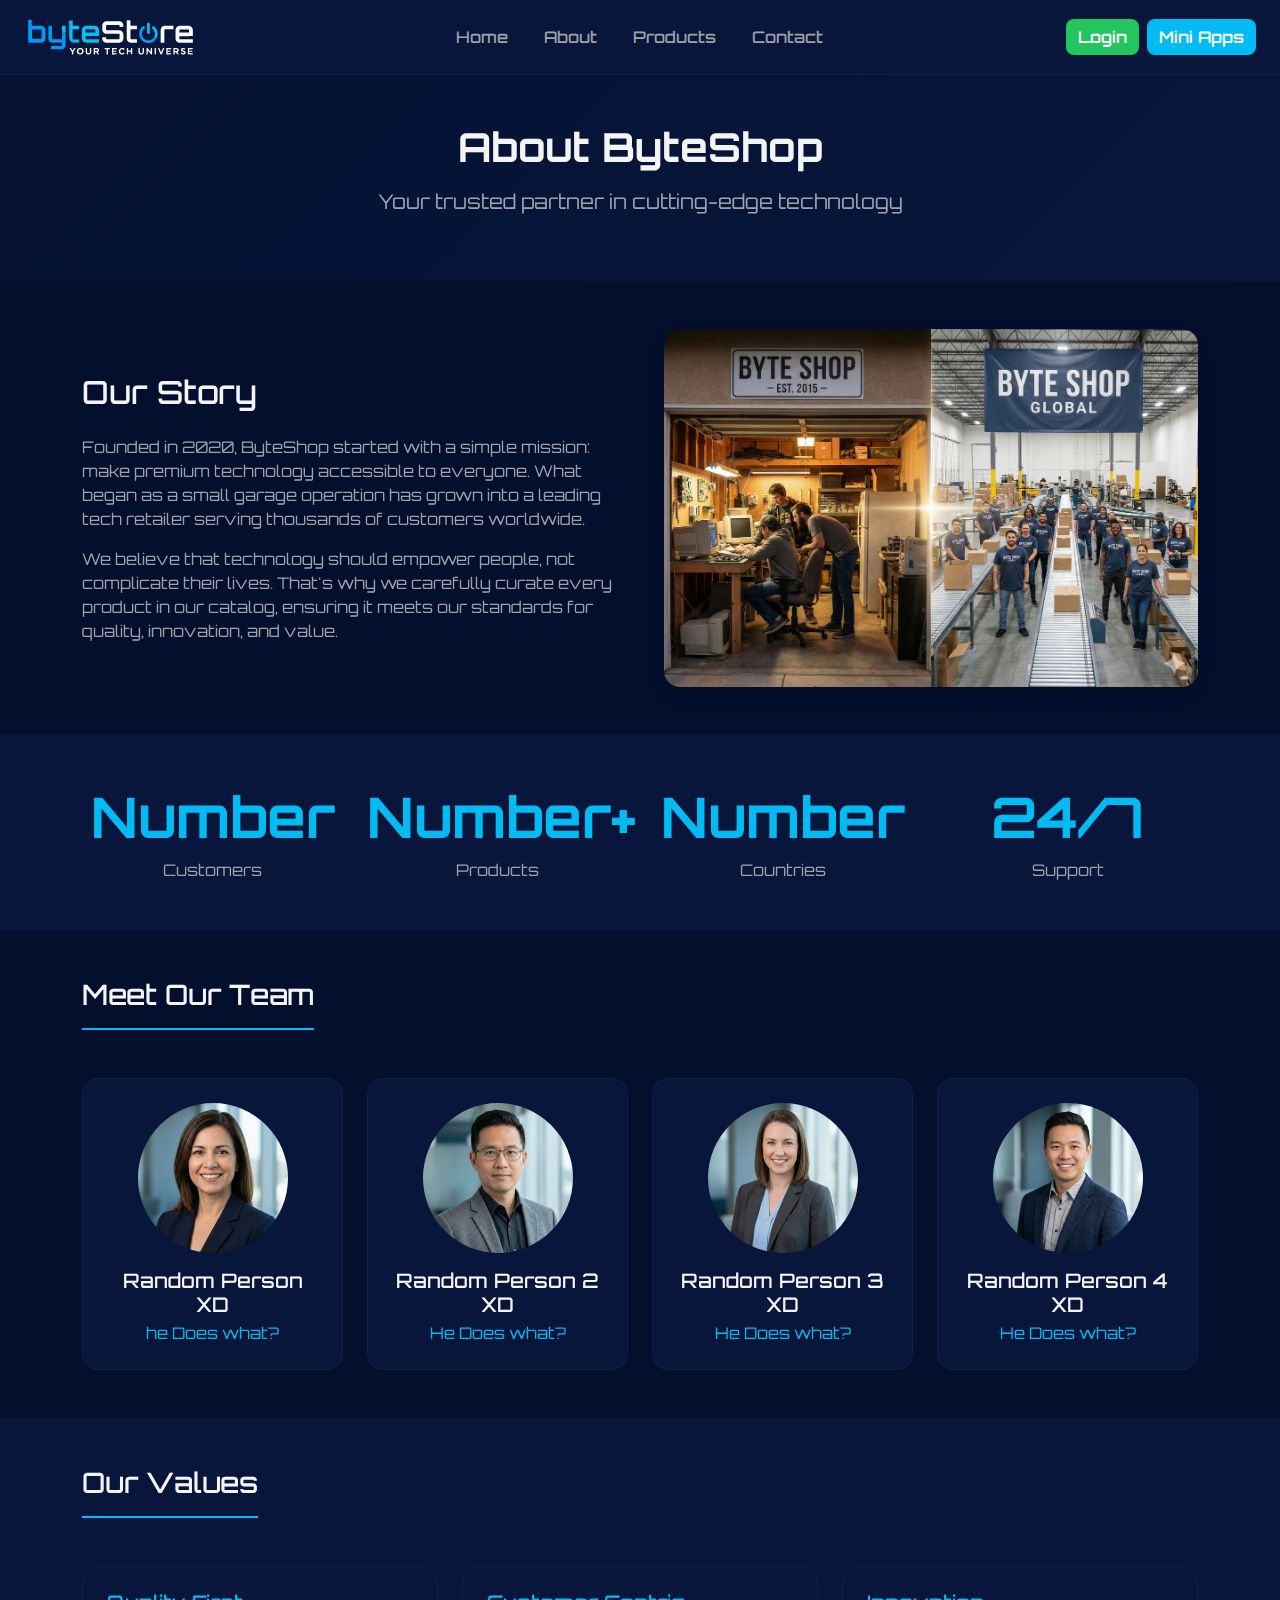
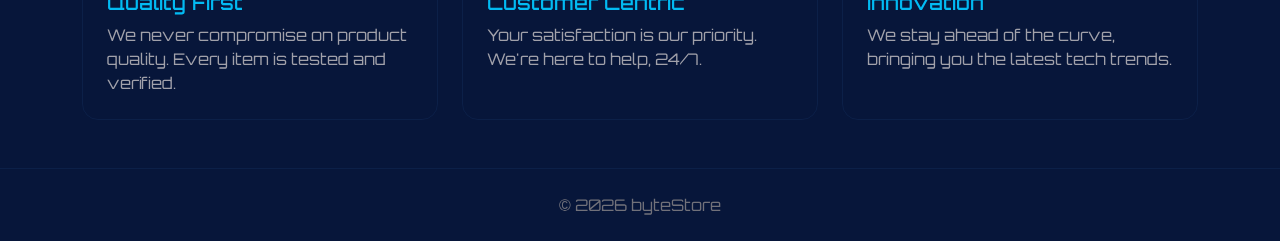
<file: about.html>
<!DOCTYPE html>
<html lang="en" data-bs-theme="dark">
  <head>
    <meta charset="UTF-8" />
    <meta name="viewport" content="width=device-width, initial-scale=1.0" />

    <link
      href="https://cdn.jsdelivr.net/npm/bootstrap@5.3.3/dist/css/bootstrap.min.css"
      rel="stylesheet"
    />

    <link
      href="https://fonts.googleapis.com/css2?family=Orbitron:wght@400;500;700;900&family=Rajdhani:wght@300;400;500;600;700&display=swap"
      rel="stylesheet"
    />
    <title>About Us — ByteShop</title>
    <link rel="stylesheet" href="styles.css" />
  </head>
  <body>
    <nav class="navbar navbar-expand-lg sticky-top">
      <div class="container-fluid px-4">
        <a class="navbar-brand" href="index.html">
          <img src="bytestorelogo.svg" alt="byteStore Logo" />
        </a>

        <button
          class="navbar-toggler"
          type="button"
          data-bs-toggle="collapse"
          data-bs-target="#mainNav"
          aria-controls="mainNav"
          aria-expanded="false"
          aria-label="Toggle navigation"
        >
          <span class="navbar-toggler-icon"></span>
        </button>

        <div class="collapse navbar-collapse" id="mainNav">
          <ul class="navbar-nav mx-auto gap-1">
            <li class="nav-item">
              <a class="nav-link" href="index.html">Home</a>
            </li>
            <li class="nav-item">
              <a class="nav-link" href="about.html">About</a>
            </li>
            <li class="nav-item">
              <a class="nav-link" href="products.html">Products</a>
            </li>
            <li class="nav-item">
              <a class="nav-link" href="contact.html">Contact</a>
            </li>
          </ul>
          <div class="d-grid gap-2 d-lg-flex">
            <a class="btn btn-green" onclick="login()" type="button">Login</a>
            <a href="miniApps.html" class="btn btn-accent" type="button">
              Mini Apps
            </a>
          </div>
        </div>
      </div>
    </nav>

    <main>
      <section class="text-center py-5 page-header-gradient">
        <div class="container">
          <h1 class="fw-bold mb-3">About ByteShop</h1>
          <p class="lead text-body-secondary">
            Your trusted partner in cutting-edge technology
          </p>
        </div>
      </section>

      <section class="py-5">
        <div class="container">
          <div class="row align-items-center g-5">
            <div class="col-lg-6">
              <h2 class="mb-4">Our Story</h2>
              <p class="text-body-secondary">
                Founded in 2020, ByteShop started with a simple mission: make
                premium technology accessible to everyone. What began as a small
                garage operation has grown into a leading tech retailer serving
                thousands of customers worldwide.
              </p>
              <p class="text-body-secondary mb-0">
                We believe that technology should empower people, not complicate
                their lives. That's why we carefully curate every product in our
                catalog, ensuring it meets our standards for quality,
                innovation, and value.
              </p>
            </div>
            <div class="col-lg-6">
              <img
                src="images/about/our-story.jpg"
                class="img-fluid rounded-4 shadow"
                alt="Our Story"
              />
            </div>
          </div>
        </div>
      </section>

      <section class="py-5 bg-nav">
        <div class="container">
          <div class="row g-4 text-center">
            <div class="col-6 col-md-3">
              <h3 class="display-4 fw-bold text-accent">Number</h3>
              <p class="text-body-secondary mb-0">Customers</p>
            </div>
            <div class="col-6 col-md-3">
              <h3 class="display-4 fw-bold text-accent">Number+</h3>
              <p class="text-body-secondary mb-0">Products</p>
            </div>
            <div class="col-6 col-md-3">
              <h3 class="display-4 fw-bold text-accent">Number</h3>
              <p class="text-body-secondary mb-0">Countries</p>
            </div>
            <div class="col-6 col-md-3">
              <h3 class="display-4 fw-bold text-accent">24/7</h3>
              <p class="text-body-secondary mb-0">Support</p>
            </div>
          </div>
        </div>
      </section>

      <section class="py-5">
        <div class="container">
          <h2 class="section-title mb-5 text-center">Meet Our Team</h2>
          <div class="row g-4">
            <div class="col-6 col-lg-3">
              <div class="surface-card text-center p-4 rounded-4 h-100">
                <img
                  src="images/team/ceo.jpg"
                  class="rounded-circle mb-3"
                  alt="CEO"
                />
                <h5 class="mb-1">Random Person XD</h5>
                <p class="text-accent mb-0">he Does what?</p>
              </div>
            </div>
            <div class="col-6 col-lg-3">
              <div class="surface-card text-center p-4 rounded-4 h-100">
                <img
                  src="images/team/cto.jpg"
                  class="rounded-circle mb-3"
                  alt="CTO"
                />
                <h5 class="mb-1">Random Person 2 XD</h5>
                <p class="text-accent mb-0">He Does what?</p>
              </div>
            </div>
            <div class="col-6 col-lg-3">
              <div class="surface-card text-center p-4 rounded-4 h-100">
                <img
                  src="images/team/manager.jpg"
                  class="rounded-circle mb-3"
                  alt="Manager"
                />
                <h5 class="mb-1">Random Person 3 XD</h5>
                <p class="text-accent mb-0">He Does what?</p>
              </div>
            </div>
            <div class="col-6 col-lg-3">
              <div class="surface-card text-center p-4 rounded-4 h-100">
                <img
                  src="images/team/designer.jpg"
                  class="rounded-circle mb-3"
                  alt="Designer"
                />
                <h5 class="mb-1">Random Person 4 XD</h5>
                <p class="text-accent mb-0">He Does what?</p>
              </div>
            </div>
          </div>
        </div>
      </section>

      <section class="py-5 bg-nav">
        <div class="container">
          <h2 class="section-title mb-5 text-center">Our Values</h2>
          <div class="row g-4">
            <div class="col-md-4">
              <div class="surface-card p-4 rounded-4 h-100">
                <h5 class="text-accent">Quality First</h5>
                <p class="text-body-secondary mb-0">
                  We never compromise on product quality. Every item is tested
                  and verified.
                </p>
              </div>
            </div>
            <div class="col-md-4">
              <div class="surface-card p-4 rounded-4 h-100">
                <h5 class="text-accent">Customer Centric</h5>
                <p class="text-body-secondary mb-0">
                  Your satisfaction is our priority. We're here to help, 24/7.
                </p>
              </div>
            </div>
            <div class="col-md-4">
              <div class="surface-card p-4 rounded-4 h-100">
                <h5 class="text-accent">Innovation</h5>
                <p class="text-body-secondary mb-0">
                  We stay ahead of the curve, bringing you the latest tech
                  trends.
                </p>
              </div>
            </div>
          </div>
        </div>
      </section>
    </main>

    <footer class="text-center py-4">
      <span>&copy; 2026 byteStore</span>
    </footer>

    <script src="https://cdn.jsdelivr.net/npm/bootstrap@5.3.3/dist/js/bootstrap.bundle.min.js"></script>
    <script src="script.js"></script>
  </body>
</html>
</file>
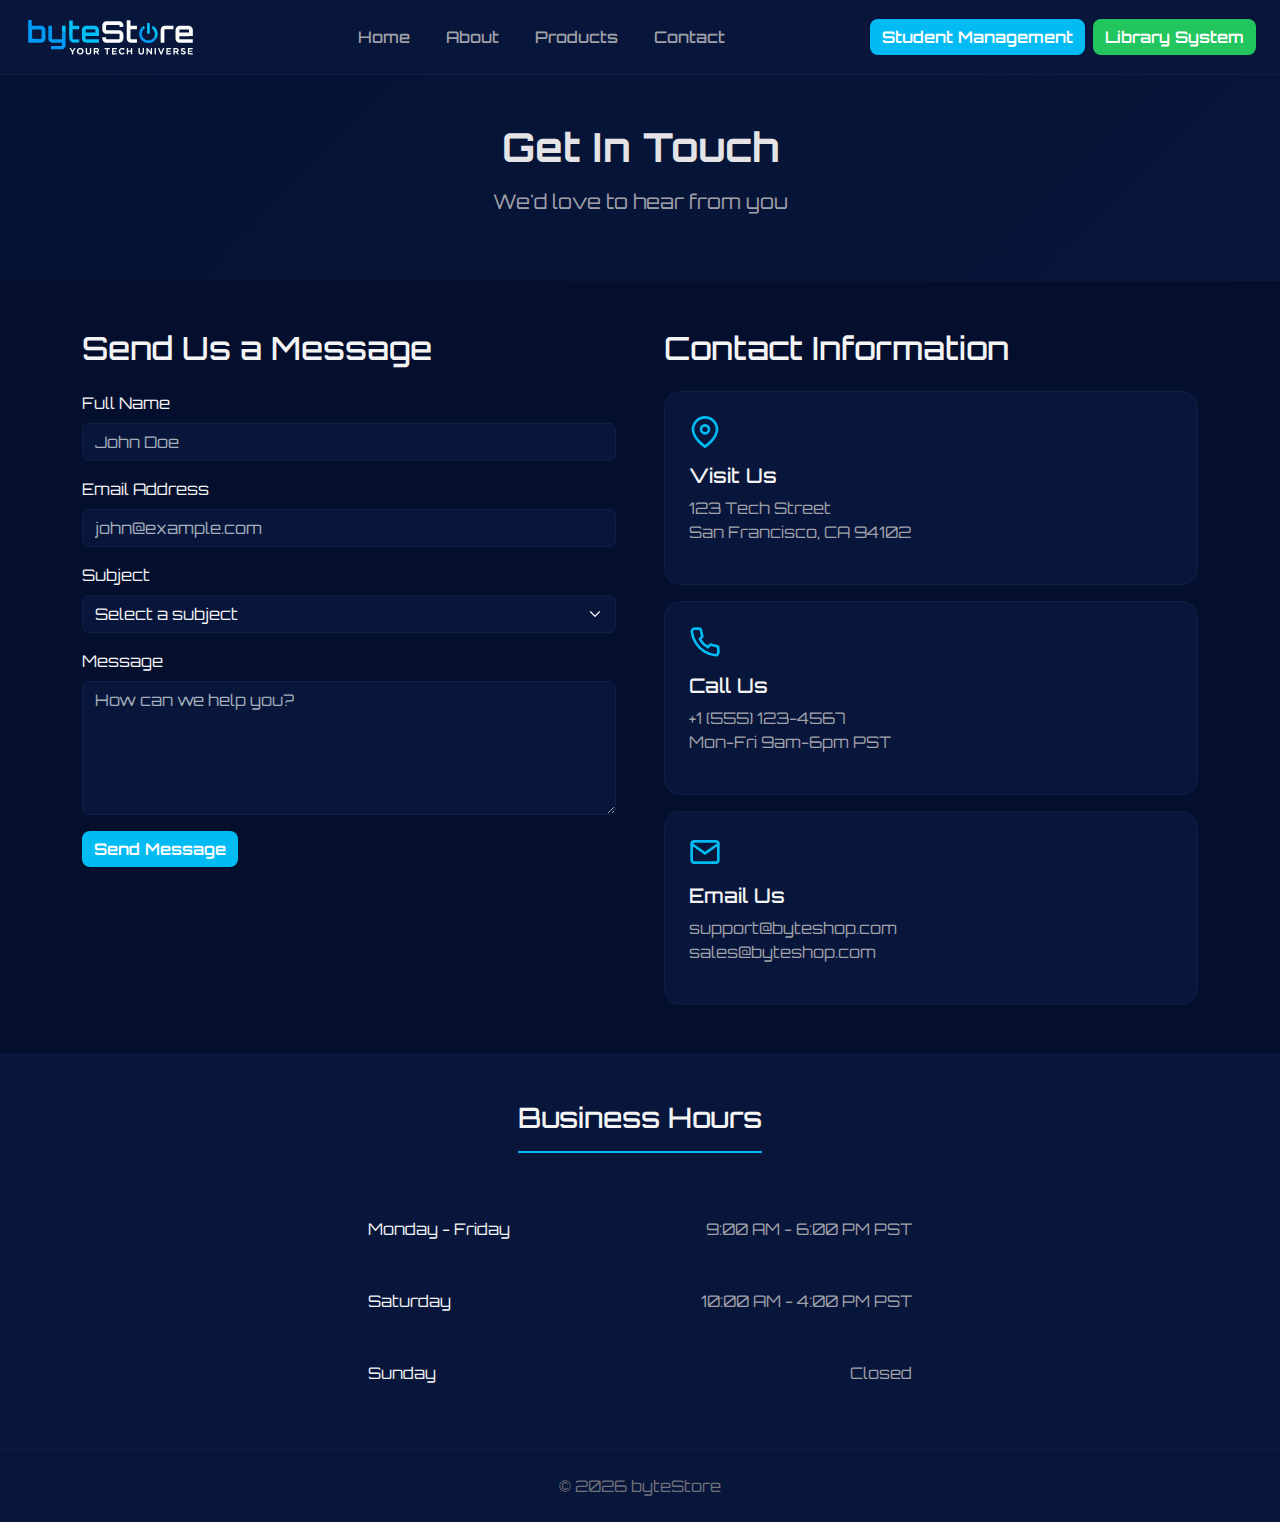
<file: bootstrapContact.html>
<!DOCTYPE html>
<html lang="en" data-bs-theme="dark">
  <head>
    <meta charset="UTF-8" />
    <meta name="viewport" content="width=device-width, initial-scale=1.0" />

    <link
      href="https://cdn.jsdelivr.net/npm/bootstrap@5.3.3/dist/css/bootstrap.min.css"
      rel="stylesheet"
    />

    <link
      href="https://fonts.googleapis.com/css2?family=Orbitron:wght@400;500;700;900&family=Rajdhani:wght@300;400;500;600;700&display=swap"
      rel="stylesheet"
    />
    <title>Contact Us — ByteShop (Bootstrap)</title>
    <link rel="stylesheet" href="bootstrapstyles.css" />
  </head>
  <body>
    <nav class="navbar navbar-expand-lg sticky-top">
      <div class="container-fluid px-4">
        <a class="navbar-brand" href="bootstrapHome.html">
          <img src="bytestorelogo.svg" alt="byteStore Logo" />
        </a>

        <button
          class="navbar-toggler"
          type="button"
          data-bs-toggle="collapse"
          data-bs-target="#mainNav"
        >
          <span class="navbar-toggler-icon"></span>
        </button>

        <div class="collapse navbar-collapse" id="mainNav">
          <ul class="navbar-nav mx-auto gap-1">
            <li class="nav-item">
              <a class="nav-link" href="bootstrapHome.html">Home</a>
            </li>
            <li class="nav-item">
              <a class="nav-link" href="bootstrapAbout.html">About</a>
            </li>
            <li class="nav-item">
              <a class="nav-link" href="bootstrapProducts.html">Products</a>
            </li>
            <li class="nav-item">
              <a class="nav-link" href="bootstrapContact.html">Contact</a>
            </li>
          </ul>
          <div class="d-flex gap-2">
            <button class="btn btn-accent" onclick="studentManagement()">
              Student Management
            </button>
            <button
              class="btn btn-green"
              onclick="window.location.href='libManagementSystem.html'"
            >
              Library System
            </button>
          </div>
        </div>
      </div>
    </nav>

    <main>
      <section
        class="text-center py-5"
        style="background: linear-gradient(135deg, #051234 0%, #07163a 100%)"
      >
        <div class="container">
          <h1 class="fw-bold mb-3">Get In Touch</h1>
          <p class="lead" style="color: var(--text-muted)">
            We'd love to hear from you
          </p>
        </div>
      </section>

      <section class="py-5">
        <div class="container">
          <div class="row g-5">
            <div class="col-lg-6">
              <h2 class="mb-4" style="color: var(--text-light)">
                Send Us a Message
              </h2>
              <form>
                <div class="mb-3">
                  <label class="form-label" style="color: var(--text-light)"
                    >Full Name</label
                  >
                  <input
                    type="text"
                    class="form-control"
                    style="
                      background-color: var(--card-bg);
                      border-color: var(--border-clr);
                      color: var(--text-light);
                    "
                    placeholder="John Doe"
                  />
                </div>
                <div class="mb-3">
                  <label class="form-label" style="color: var(--text-light)"
                    >Email Address</label
                  >
                  <input
                    type="email"
                    class="form-control"
                    style="
                      background-color: var(--card-bg);
                      border-color: var(--border-clr);
                      color: var(--text-light);
                    "
                    placeholder="john@example.com"
                  />
                </div>
                <div class="mb-3">
                  <label class="form-label" style="color: var(--text-light)"
                    >Subject</label
                  >
                  <select
                    class="form-select"
                    style="
                      background-color: var(--card-bg);
                      border-color: var(--border-clr);
                      color: var(--text-light);
                    "
                    required
                  >
                    <option value="">Select a subject</option>
                    <option value="general">General Inquiry</option>
                    <option value="support">Technical Support</option>
                    <option value="sales">Sales Question</option>
                    <option value="returns">Returns &amp; Refunds</option>
                  </select>
                </div>
                <div class="mb-3">
                  <label class="form-label" style="color: var(--text-light)"
                    >Message</label
                  >
                  <textarea
                    class="form-control"
                    rows="5"
                    style="
                      background-color: var(--card-bg);
                      border-color: var(--border-clr);
                      color: var(--text-light);
                    "
                    placeholder="How can we help you?"
                  ></textarea>
                </div>
                <button type="submit" class="btn btn-accent">
                  Send Message
                </button>
              </form>
            </div>
            <div class="col-lg-6">
              <h2 class="mb-4" style="color: var(--text-light)">
                Contact Information
              </h2>
              <div class="d-flex flex-column gap-3">
                <div
                  class="p-4 rounded-4"
                  style="
                    background-color: var(--card-bg);
                    border: 1px solid var(--border-clr);
                  "
                >
                  <svg
                    xmlns="http://www.w3.org/2000/svg"
                    width="32"
                    height="32"
                    viewBox="0 0 24 24"
                    fill="none"
                    stroke="var(--accent)"
                    stroke-width="2"
                    stroke-linecap="round"
                    stroke-linejoin="round"
                    class="mb-3"
                  >
                    <path d="M21 10c0 7-9 13-9 13s-9-6-9-13a9 9 0 0 1 18 0z" />
                    <circle cx="12" cy="10" r="3" />
                  </svg>
                  <h5 style="color: var(--text-light)">Visit Us</h5>
                  <p style="color: var(--text-muted)">
                    123 Tech Street<br />San Francisco, CA 94102
                  </p>
                </div>
                <div
                  class="p-4 rounded-4"
                  style="
                    background-color: var(--card-bg);
                    border: 1px solid var(--border-clr);
                  "
                >
                  <svg
                    xmlns="http://www.w3.org/2000/svg"
                    width="32"
                    height="32"
                    viewBox="0 0 24 24"
                    fill="none"
                    stroke="var(--accent)"
                    stroke-width="2"
                    stroke-linecap="round"
                    stroke-linejoin="round"
                    class="mb-3"
                  >
                    <path
                      d="M22 16.92v3a2 2 0 0 1-2.18 2 19.79 19.79 0 0 1-8.63-3.07 19.5 19.5 0 0 1-6-6 19.79 19.79 0 0 1-3.07-8.67A2 2 0 0 1 4.11 2h3a2 2 0 0 1 2 1.72 12.84 12.84 0 0 0 .7 2.81 2 2 0 0 1-.45 2.11L8.09 9.91a16 16 0 0 0 6 6l1.27-1.27a2 2 0 0 1 2.11-.45 12.84 12.84 0 0 0 2.81.7A2 2 0 0 1 22 16.92z"
                    />
                  </svg>
                  <h5 style="color: var(--text-light)">Call Us</h5>
                  <p style="color: var(--text-muted)">
                    +1 (555) 123-4567<br />Mon-Fri 9am-6pm PST
                  </p>
                </div>
                <div
                  class="p-4 rounded-4"
                  style="
                    background-color: var(--card-bg);
                    border: 1px solid var(--border-clr);
                  "
                >
                  <svg
                    xmlns="http://www.w3.org/2000/svg"
                    width="32"
                    height="32"
                    viewBox="0 0 24 24"
                    fill="none"
                    stroke="var(--accent)"
                    stroke-width="2"
                    stroke-linecap="round"
                    stroke-linejoin="round"
                    class="mb-3"
                  >
                    <path
                      d="M4 4h16c1.1 0 2 .9 2 2v12c0 1.1-.9 2-2 2H4c-1.1 0-2-.9-2-2V6c0-1.1.9-2 2-2z"
                    />
                    <polyline points="22,6 12,13 2,6" />
                  </svg>
                  <h5 style="color: var(--text-light)">Email Us</h5>
                  <p style="color: var(--text-muted)">
                    support@byteshop.com<br />sales@byteshop.com
                  </p>
                </div>
              </div>
            </div>
          </div>
        </div>
      </section>

      <section class="py-5 text-center" style="background-color: var(--nav-bg)">
        <div class="container" style="max-width: 600px">
          <h2 class="section-title mb-5">Business Hours</h2>
          <div class="d-flex flex-column gap-3">
            <div
              class="d-flex justify-content-between p-3 rounded-3"
              style="background-color: var(--card-bg)"
            >
              <span style="color: var(--text-light)">Monday - Friday</span>
              <span style="color: var(--text-muted)"
                >9:00 AM - 6:00 PM PST</span
              >
            </div>
            <div
              class="d-flex justify-content-between p-3 rounded-3"
              style="background-color: var(--card-bg)"
            >
              <span style="color: var(--text-light)">Saturday</span>
              <span style="color: var(--text-muted)"
                >10:00 AM - 4:00 PM PST</span
              >
            </div>
            <div
              class="d-flex justify-content-between p-3 rounded-3"
              style="background-color: var(--card-bg)"
            >
              <span style="color: var(--text-light)">Sunday</span>
              <span style="color: var(--text-muted)">Closed</span>
            </div>
          </div>
        </div>
      </section>
    </main>

    <footer class="text-center py-4">
      <span>&copy; 2026 byteStore</span>
    </footer>

    <script src="https://cdn.jsdelivr.net/npm/bootstrap@5.3.3/dist/js/bootstrap.bundle.min.js"></script>
    <script src="script.js"></script>
  </body>
</html>
</file>
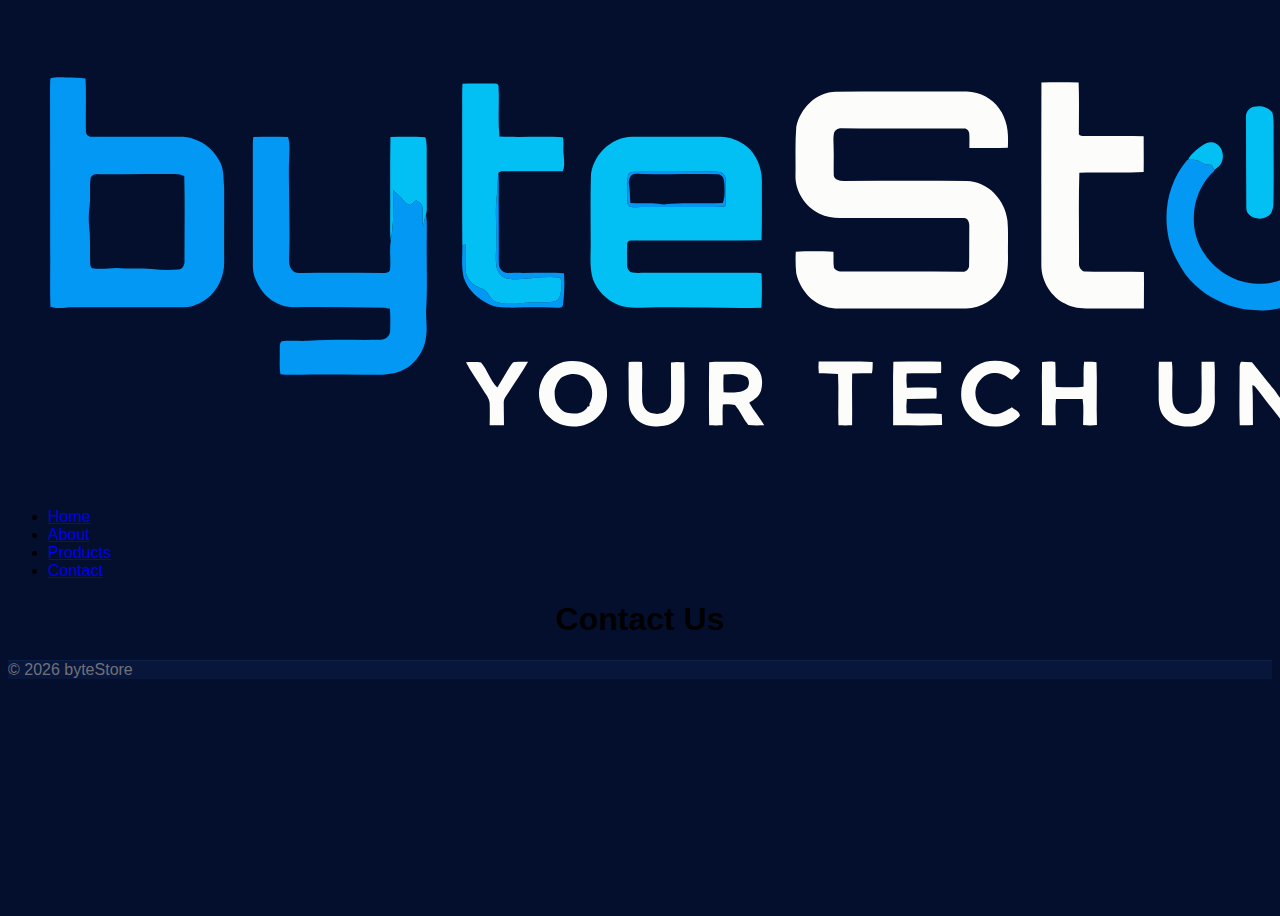
<file: contact.html>
<html lang="en">
  <head>
    <meta charset="UTF-8" />
    <meta name="viewport" content="width=device-width, initial-scale=1.0" />
    <link rel="stylesheet" href="styles.css" />
    <title>ByteShop — Your Tech Store</title>
  </head>
  <body>
    <header>
      <nav>
        <div class="logoContainer">
          <img class="logo" src="/bytestorelogo.svg" alt="byteStore Logo" />
          <!-- <span class="logoText">byteStore</span> -->
        </div>
        <ul class="navItems">
          <li><a href="index.html">Home</a></li>
          <li><a href="about.html">About</a></li>
          <li><a href="products.html">Products</a></li>
          <li><a href="contact.html">Contact</a></li>
        </ul>
      </nav>
    </header>
    <main>
      <h1 style="text-align: center">Contact Us</h1>
    </main>
    <footer>
      <span>&copy; 2026 byteStore</span>
    </footer>
  </body>
</html>
</file>
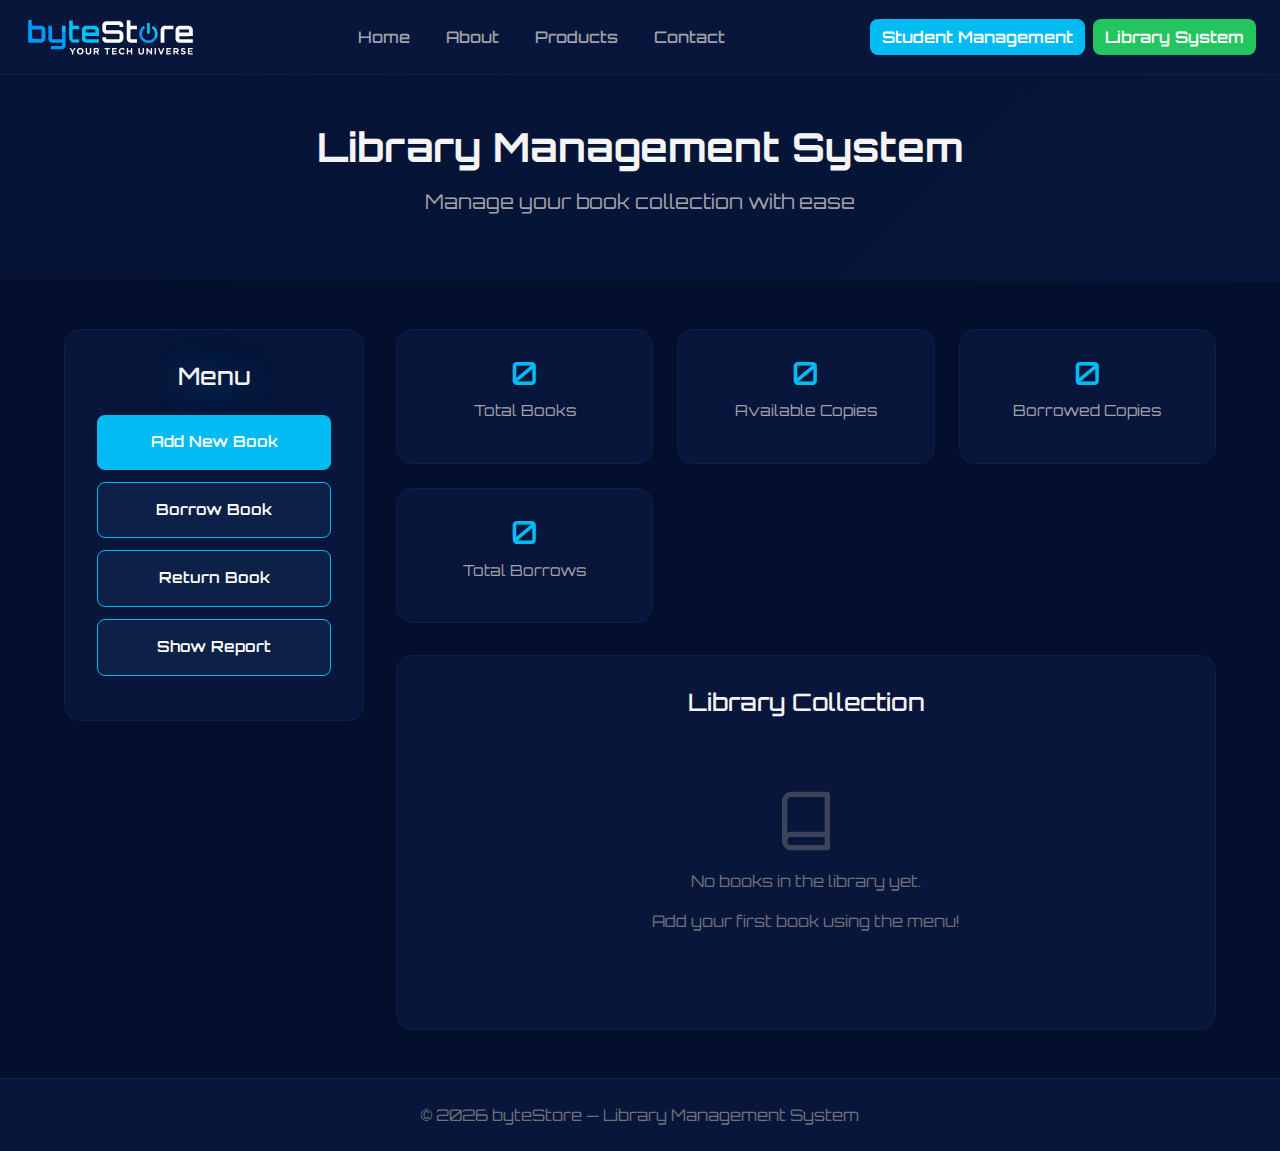
<file: libManagementSystem.html>
<!DOCTYPE html>
<html lang="en" data-bs-theme="dark">
  <head>
    <meta charset="UTF-8" />
    <meta name="viewport" content="width=device-width, initial-scale=1.0" />

    <link
      href="https://cdn.jsdelivr.net/npm/bootstrap@5.3.3/dist/css/bootstrap.min.css"
      rel="stylesheet"
    />

    <link
      href="https://fonts.googleapis.com/css2?family=Orbitron:wght@400;500;700;900&family=Rajdhani:wght@300;400;500;600;700&display=swap"
      rel="stylesheet"
    />
    <title>Library Management System — ByteShop</title>
    <link rel="stylesheet" href="styles.css" />
    <style>
      .library-container {
        display: flex;
        gap: 2rem;
        padding: 3rem 5%;
        background-color: rgba(4, 15, 46, 1);
        min-height: calc(100vh - 200px);
      }

      .library-sidebar {
        flex: 0 0 300px;
        background-color: rgba(7, 22, 58, 1);
        border: 1px solid rgba(12, 32, 72, 1);
        border-radius: 1rem;
        padding: 2rem;
        height: fit-content;
      }

      .library-sidebar h2 {
        color: #f4f4f5;
        font-size: 1.5rem;
        margin-bottom: 1.5rem;
        text-align: center;
        text-shadow: 0 5px 40px rgba(2, 187, 243, 0.5);
      }

      .menu-btn {
        width: 100%;
        padding: 1rem;
        margin-bottom: 0.75rem;
        border: none;
        border-radius: 8px;
        background-color: rgba(2, 187, 243, 1);
        color: #fff;
        font-family: "Orbitron", sans-serif;
        font-size: 0.95rem;
        font-weight: 600;
        cursor: pointer;
        transition: background-color 0.2s ease, transform 0.2s ease;
      }

      .menu-btn:hover {
        background-color: rgba(2, 160, 210, 1);
        transform: translateX(5px);
      }

      .menu-btn.secondary {
        background-color: rgba(12, 32, 72, 1);
        border: 1px solid rgba(2, 187, 243, 1);
      }

      .menu-btn.secondary:hover {
        background-color: rgba(2, 187, 243, 0.2);
      }

      .library-main {
        flex: 1;
      }

      .stats-cards {
        display: grid;
        grid-template-columns: repeat(auto-fit, minmax(200px, 1fr));
        gap: 1.5rem;
        margin-bottom: 2rem;
      }

      .stat-box {
        background-color: rgba(7, 22, 58, 1);
        border: 1px solid rgba(12, 32, 72, 1);
        border-radius: 1rem;
        padding: 1.5rem;
        text-align: center;
        transition: transform 0.25s ease, box-shadow 0.25s ease;
      }

      .stat-box:hover {
        transform: translateY(-6px);
        box-shadow: 0 8px 32px rgba(2, 187, 243, 0.2);
      }

      .stat-box h3 {
        color: rgba(2, 187, 243, 1);
        font-size: 2rem;
        margin-bottom: 0.5rem;
      }

      .stat-box p {
        color: #a1a1aa;
        font-size: 0.95rem;
      }

      .books-section {
        background-color: rgba(7, 22, 58, 1);
        border: 1px solid rgba(12, 32, 72, 1);
        border-radius: 1rem;
        padding: 2rem;
      }

      .books-section h2 {
        color: #f4f4f5;
        font-size: 1.5rem;
        margin-bottom: 1.5rem;
        text-align: center;
      }

      .books-table {
        width: 100%;
        border-collapse: collapse;
      }

      .books-table th,
      .books-table td {
        padding: 1rem;
        text-align: left;
        border-bottom: 1px solid rgba(12, 32, 72, 1);
      }

      .books-table th {
        color: rgba(2, 187, 243, 1);
        font-weight: 600;
        font-size: 0.9rem;
        text-transform: uppercase;
        letter-spacing: 0.05em;
      }

      .books-table td {
        color: #e4e4e7;
      }

      .books-table tr:hover td {
        background-color: rgba(4, 15, 46, 0.5);
      }

      .status-badge {
        padding: 0.25rem 0.75rem;
        border-radius: 20px;
        font-size: 0.8rem;
        font-weight: 600;
        text-transform: uppercase;
      }

      .status-available {
        background-color: rgba(34, 197, 94, 0.2);
        color: #22c55e;
      }

      .status-limited {
        background-color: rgba(234, 179, 8, 0.2);
        color: #eab308;
      }

      .status-out {
        background-color: rgba(239, 68, 68, 0.2);
        color: #ef4444;
      }

      .modal {
        display: none;
        position: fixed;
        top: 0;
        left: 0;
        width: 100%;
        height: 100%;
        background-color: rgba(0, 0, 0, 0.8);
        z-index: 1000;
        justify-content: center;
        align-items: center;
      }

      .modal.active {
        display: flex;
      }

      .modal-content {
        background-color: rgba(7, 22, 58, 1);
        border: 1px solid rgba(12, 32, 72, 1);
        border-radius: 1rem;
        padding: 2.5rem;
        width: 90%;
        max-width: 500px;
        box-shadow: 0 20px 60px rgba(0, 0, 0, 0.5);
      }

      .modal-content h2 {
        color: #f4f4f5;
        font-size: 1.5rem;
        margin-bottom: 1.5rem;
        text-align: center;
      }

      .form-group {
        margin-bottom: 1.5rem;
      }

      .form-group label {
        display: block;
        color: #f4f4f5;
        margin-bottom: 0.5rem;
        font-weight: 500;
      }

      .form-group input {
        width: 100%;
        padding: 0.75rem 1rem;
        border-radius: 8px;
        border: 1px solid rgba(12, 32, 72, 1);
        background-color: rgba(4, 15, 46, 1);
        color: #f4f4f5;
        font-family: inherit;
        font-size: 1rem;
      }

      .form-group input:focus {
        outline: none;
        border-color: rgba(2, 187, 243, 1);
      }

      .form-group input::placeholder {
        color: #71717a;
      }

      .modal-buttons {
        display: flex;
        gap: 1rem;
        margin-top: 2rem;
      }

      .modal-buttons button {
        flex: 1;
        padding: 0.75rem;
        border: none;
        border-radius: 8px;
        font-family: "Orbitron", sans-serif;
        font-size: 1rem;
        font-weight: 600;
        cursor: pointer;
        transition: background-color 0.2s ease;
      }

      .btn-primary {
        background-color: rgba(2, 187, 243, 1);
        color: #fff;
      }

      .btn-primary:hover {
        background-color: rgba(2, 160, 210, 1);
      }

      .btn-secondary {
        background-color: transparent;
        border: 1px solid rgba(2, 187, 243, 1) !important;
        color: rgba(2, 187, 243, 1);
      }

      .btn-secondary:hover {
        background-color: rgba(2, 187, 243, 0.2);
      }

      .message {
        position: fixed;
        top: 100px;
        right: 20px;
        padding: 1rem 1.5rem;
        border-radius: 8px;
        font-weight: 500;
        z-index: 2000;
        animation: slideIn 0.3s ease;
      }

      @keyframes slideIn {
        from {
          transform: translateX(100%);
          opacity: 0;
        }
        to {
          transform: translateX(0);
          opacity: 1;
        }
      }

      .message.success {
        background-color: rgba(34, 197, 94, 0.2);
        border: 1px solid #22c55e;
        color: #22c55e;
      }

      .message.error {
        background-color: rgba(239, 68, 68, 0.2);
        border: 1px solid #ef4444;
        color: #ef4444;
      }

      .message.info {
        background-color: rgba(2, 187, 243, 0.2);
        border: 1px solid rgba(2, 187, 243, 1);
        color: rgba(2, 187, 243, 1);
      }

      .empty-state {
        text-align: center;
        padding: 3rem;
        color: #71717a;
      }

      .empty-state svg {
        margin-bottom: 1rem;
        opacity: 0.5;
      }

      /* Tablet and below */
      @media (max-width: 991.98px) {
        .library-container {
          flex-direction: column;
          padding: 2rem 1rem;
          gap: 1.5rem;
        }

        .library-sidebar {
          flex: none;
          width: 100%;
        }

        .stats-cards {
          grid-template-columns: repeat(2, 1fr);
        }
      }

      /* Mobile */
      @media (max-width: 767.98px) {
        .library-container {
          padding: 1.5rem 1rem;
        }

        .library-sidebar {
          padding: 1.5rem;
        }

        .library-sidebar h2 {
          font-size: 1.25rem;
        }

        .menu-btn {
          padding: 0.875rem;
          font-size: 0.9rem;
        }

        .books-section {
          padding: 1.5rem;
        }

        .books-section h2 {
          font-size: 1.25rem;
        }

        .books-table {
          font-size: 0.85rem;
        }

        .books-table th,
        .books-table td {
          padding: 0.75rem 0.5rem;
        }

        .status-badge {
          padding: 0.2rem 0.5rem;
          font-size: 0.7rem;
        }

        .modal-content {
          padding: 2rem 1.5rem;
          width: 95%;
        }

        .modal-content h2 {
          font-size: 1.25rem;
        }

        .stat-box {
          padding: 1.25rem;
        }

        .stat-box h3 {
          font-size: 1.75rem;
        }
      }

      /* Small mobile */
      @media (max-width: 575.98px) {
        .stats-cards {
          grid-template-columns: 1fr;
        }

        .modal-buttons {
          flex-direction: column;
        }

        .modal-buttons button {
          width: 100%;
        }
      }
    </style>
  </head>
  <body>
    <nav class="navbar navbar-expand-lg sticky-top">
      <div class="container-fluid px-4">
        <a class="navbar-brand" href="index.html">
          <img src="bytestorelogo.svg" alt="byteStore Logo" />
        </a>

        <button
          class="navbar-toggler"
          type="button"
          data-bs-toggle="collapse"
          data-bs-target="#mainNav"
          aria-controls="mainNav"
          aria-expanded="false"
          aria-label="Toggle navigation"
        >
          <span class="navbar-toggler-icon"></span>
        </button>

        <div class="collapse navbar-collapse" id="mainNav">
          <ul class="navbar-nav mx-auto gap-1">
            <li class="nav-item">
              <a class="nav-link" href="index.html">Home</a>
            </li>
            <li class="nav-item">
              <a class="nav-link" href="about.html">About</a>
            </li>
            <li class="nav-item">
              <a class="nav-link" href="products.html">Products</a>
            </li>
            <li class="nav-item">
              <a class="nav-link" href="contact.html">Contact</a>
            </li>
          </ul>
          <div class="d-grid gap-2 d-lg-flex">
            <button
              class="btn btn-accent"
              type="button"
              onclick="studentManagement()"
            >
              Student Management
            </button>
            <button
              class="btn btn-green"
              type="button"
              onclick="window.location.href='libManagementSystem.html'"
            >
              Library System
            </button>
          </div>
        </div>
      </div>
    </nav>

    <main>
      <section class="text-center py-5 page-header-gradient">
        <div class="container">
          <h1 class="fw-bold mb-3">Library Management System</h1>
          <p class="lead text-body-secondary">
            Manage your book collection with ease
          </p>
        </div>
      </section>

      <div class="library-container">
        <aside class="library-sidebar">
          <h2>Menu</h2>
          <button class="menu-btn" onclick="openAddBookModal()">
            Add New Book
          </button>
          <button class="menu-btn secondary" onclick="openBorrowModal()">
            Borrow Book
          </button>
          <button class="menu-btn secondary" onclick="openReturnModal()">
            Return Book
          </button>
          <button class="menu-btn secondary" onclick="showReport()">
            Show Report
          </button>
        </aside>

        <div class="library-main">
          <div class="stats-cards">
            <div class="stat-box">
              <h3 id="totalBooks">0</h3>
              <p>Total Books</p>
            </div>
            <div class="stat-box">
              <h3 id="availableBooks">0</h3>
              <p>Available Copies</p>
            </div>
            <div class="stat-box">
              <h3 id="borrowedBooks">0</h3>
              <p>Borrowed Copies</p>
            </div>
            <div class="stat-box">
              <h3 id="totalBorrows">0</h3>
              <p>Total Borrows</p>
            </div>
          </div>

          <div class="books-section">
            <h2>Library Collection</h2>
            <div class="table-responsive" id="booksTableContainer">
              <table class="books-table">
                <thead>
                  <tr>
                    <th>Title</th>
                    <th>Author</th>
                    <th>Available</th>
                    <th>Borrowed</th>
                    <th>Status</th>
                    <th>Borrow Count</th>
                  </tr>
                </thead>
                <tbody id="booksTableBody"></tbody>
              </table>
            </div>
          </div>
        </div>
      </div>
    </main>

    <!-- Add Book Modal -->
    <div id="addBookModal" class="modal">
      <div class="modal-content">
        <h2>Add New Book</h2>
        <div class="form-group">
          <label for="bookTitle">Book Title</label>
          <input type="text" id="bookTitle" placeholder="Enter book title" />
        </div>
        <div class="form-group">
          <label for="authorName">Author Name</label>
          <input type="text" id="authorName" placeholder="Enter author name" />
        </div>
        <div class="form-group">
          <label for="copies">Number of Copies</label>
          <input
            type="number"
            id="copies"
            placeholder="Enter number of copies"
            min="1"
          />
        </div>
        <div class="modal-buttons">
          <button class="btn-primary" onclick="addBook()">Add Book</button>
          <button class="btn-secondary" onclick="closeModal('addBookModal')">
            Cancel
          </button>
        </div>
      </div>
    </div>

    <!-- Borrow Book Modal -->
    <div id="borrowModal" class="modal">
      <div class="modal-content">
        <h2>Borrow Book</h2>
        <div class="form-group">
          <label for="borrowTitle">Book Title</label>
          <input
            type="text"
            id="borrowTitle"
            placeholder="Enter book title to borrow"
          />
        </div>
        <div class="modal-buttons">
          <button class="btn-primary" onclick="borrowBook()">Borrow</button>
          <button class="btn-secondary" onclick="closeModal('borrowModal')">
            Cancel
          </button>
        </div>
      </div>
    </div>

    <!-- Return Book Modal -->
    <div id="returnModal" class="modal">
      <div class="modal-content">
        <h2>Return Book</h2>
        <div class="form-group">
          <label for="returnTitle">Book Title</label>
          <input
            type="text"
            id="returnTitle"
            placeholder="Enter book title to return"
          />
        </div>
        <div class="modal-buttons">
          <button class="btn-primary" onclick="returnBook()">Return</button>
          <button class="btn-secondary" onclick="closeModal('returnModal')">
            Cancel
          </button>
        </div>
      </div>
    </div>

    <!-- Report Modal -->
    <div id="reportModal" class="modal">
      <div class="modal-content" style="max-width: 700px">
        <h2>Library Report</h2>
        <div
          id="reportContent"
          style="max-height: 400px; overflow-y: auto"
        ></div>
        <div class="modal-buttons" style="margin-top: 1.5rem">
          <button class="btn-secondary" onclick="closeModal('reportModal')">
            Close
          </button>
        </div>
      </div>
    </div>

    <footer class="text-center py-4">
      <span>&copy; 2026 byteStore — Library Management System</span>
    </footer>

    <script>
      // Library data storage key
      const LIBRARY_KEY = "byteStore_library";

      // Initialize library from localStorage or empty array
      function getLibrary() {
        const stored = localStorage.getItem(LIBRARY_KEY);
        return stored ? JSON.parse(stored) : [];
      }

      // Save library to localStorage
      function saveLibrary(library) {
        localStorage.setItem(LIBRARY_KEY, JSON.stringify(library));
      }

      // Show message to user
      function showMessage(text, type = "info") {
        const existing = document.querySelector(".message");
        if (existing) existing.remove();

        const message = document.createElement("div");
        message.className = `message ${type}`;
        message.textContent = text;
        document.body.appendChild(message);

        setTimeout(() => {
          message.remove();
        }, 3000);
      }

      // Get book status based on available copies
      function getBookStatus(availableCopies) {
        if (availableCopies > 2)
          return { label: "Available", class: "status-available" };
        if (availableCopies >= 1)
          return { label: "Limited", class: "status-limited" };
        return { label: "Out of Stock", class: "status-out" };
      }

      // Calculate total books statistics
      function calculateTotalBooks() {
        const library = getLibrary();
        let totalAvailable = 0;
        let totalBorrowed = 0;
        let totalBorrows = 0;

        library.forEach((book) => {
          totalAvailable += book.availableCopies;
          totalBorrowed += book.borrowedCopies;
          totalBorrows += book.borrowCount || 0;
        });

        return {
          totalAvailable,
          totalBorrowed,
          totalBooks: library.length,
          totalBorrows,
        };
      }

      // Update statistics display
      function updateStats() {
        const stats = calculateTotalBooks();
        document.getElementById("totalBooks").textContent = stats.totalBooks;
        document.getElementById("availableBooks").textContent =
          stats.totalAvailable;
        document.getElementById("borrowedBooks").textContent =
          stats.totalBorrowed;
        document.getElementById("totalBorrows").textContent =
          stats.totalBorrows;
      }

      // Render books table
      function renderBooks() {
        const library = getLibrary();
        const tbody = document.getElementById("booksTableBody");
        const container = document.getElementById("booksTableContainer");

        if (library.length === 0) {
          container.innerHTML = `
            <div class="empty-state">
              <svg xmlns="http://www.w3.org/2000/svg" width="64" height="64" viewBox="0 0 24 24" fill="none" stroke="currentColor" stroke-width="2" stroke-linecap="round" stroke-linejoin="round">
                <path d="M4 19.5A2.5 2.5 0 0 1 6.5 17H20"></path>
                <path d="M6.5 2H20v20H6.5A2.5 2.5 0 0 1 4 19.5v-15A2.5 2.5 0 0 1 6.5 2z"></path>
              </svg>
              <p>No books in the library yet.</p>
              <p>Add your first book using the menu!</p>
            </div>
          `;
          return;
        }

        container.innerHTML = `
          <table class="books-table">
            <thead>
              <tr>
                <th>Title</th>
                <th>Author</th>
                <th>Available</th>
                <th>Borrowed</th>
                <th>Status</th>
                <th>Borrow Count</th>
              </tr>
            </thead>
            <tbody id="booksTableBody">
            </tbody>
          </table>
        `;

        const newTbody = document.getElementById("booksTableBody");
        library.forEach((book) => {
          const status = getBookStatus(book.availableCopies);
          const row = document.createElement("tr");
          row.innerHTML = `
            <td>${book.title}</td>
            <td>${book.author}</td>
            <td>${book.availableCopies}</td>
            <td>${book.borrowedCopies}</td>
            <td><span class="status-badge ${status.class}">${
            status.label
          }</span></td>
            <td>${book.borrowCount || 0}</td>
          `;
          newTbody.appendChild(row);
        });
      }

      // Function 1 — Add Book
      function addBook() {
        const titleInput = document.getElementById("bookTitle");
        const authorInput = document.getElementById("authorName");
        const copiesInput = document.getElementById("copies");

        const title = titleInput.value.trim();
        const author = authorInput.value.trim();
        const copies = parseInt(copiesInput.value);

        // Validation
        if (!title) {
          showMessage("Book title cannot be empty!", "error");
          return;
        }

        if (!author) {
          showMessage("Author name cannot be empty!", "error");
          return;
        }

        if (isNaN(copies) || copies <= 0) {
          showMessage("Copies must be a number greater than 0!", "error");
          return;
        }

        let library = getLibrary();

        // Bonus 1 — Prevent Duplicate Books (case insensitive)
        const existingBook = library.find(
          (book) => book.title.toLowerCase() === title.toLowerCase()
        );

        if (existingBook) {
          existingBook.availableCopies += copies;
          saveLibrary(library);
          showMessage(
            `Copies added to existing book "${existingBook.title}"!`,
            "success"
          );
        } else {
          const newBook = {
            title: title,
            author: author,
            availableCopies: copies,
            borrowedCopies: 0,
            borrowCount: 0,
          };
          library.push(newBook);
          saveLibrary(library);
          showMessage(`Book "${title}" added successfully!`, "success");
        }

        // Clear inputs and close modal
        titleInput.value = "";
        authorInput.value = "";
        copiesInput.value = "";
        closeModal("addBookModal");

        // Refresh display
        updateStats();
        renderBooks();
      }

      // Function 2 — Borrow Book
      function borrowBook() {
        const titleInput = document.getElementById("borrowTitle");
        const title = titleInput.value.trim();

        if (!title) {
          showMessage("Please enter a book title!", "error");
          return;
        }

        let library = getLibrary();

        // Bonus 2 — Case Insensitive Search
        const book = library.find(
          (b) => b.title.toLowerCase() === title.toLowerCase()
        );

        if (!book) {
          showMessage(`Book "${title}" not found!`, "error");
          return;
        }

        if (book.availableCopies === 0) {
          showMessage(`No available copies of "${book.title}"!`, "error");
          return;
        }

        // Borrow the book
        book.availableCopies--;
        book.borrowedCopies++;
        book.borrowCount = (book.borrowCount || 0) + 1;
        saveLibrary(library);

        // Bonus 4 — Confirmation Message
        showMessage(`Book "${book.title}" borrowed successfully!`, "success");

        titleInput.value = "";
        closeModal("borrowModal");
        updateStats();
        renderBooks();
      }

      // Function 3 — Return Book
      function returnBook() {
        const titleInput = document.getElementById("returnTitle");
        const title = titleInput.value.trim();

        if (!title) {
          showMessage("Please enter a book title!", "error");
          return;
        }

        let library = getLibrary();

        // Bonus 2 — Case Insensitive Search
        const book = library.find(
          (b) => b.title.toLowerCase() === title.toLowerCase()
        );

        if (!book) {
          showMessage(`Book "${title}" not found!`, "error");
          return;
        }

        if (book.borrowedCopies === 0) {
          showMessage(
            `No borrowed copies of "${book.title}" to return!`,
            "error"
          );
          return;
        }

        // Return the book
        book.availableCopies++;
        book.borrowedCopies--;
        saveLibrary(library);

        // Bonus 4 — Confirmation Message
        showMessage(`Book "${book.title}" returned successfully!`, "success");

        titleInput.value = "";
        closeModal("returnModal");
        updateStats();
        renderBooks();
      }

      // Function 5 — Show Library Report
      function showReport() {
        const library = getLibrary();
        const stats = calculateTotalBooks();

        let reportHTML = `
          <div style="margin-bottom: 2rem; padding: 1.5rem; background-color: rgba(4, 15, 46, 0.5); border-radius: 8px;">
            <h3 style="color: rgba(2, 187, 243, 1); margin-bottom: 1rem;">Library Statistics</h3>
            <div style="display: grid; grid-template-columns: repeat(2, 1fr); gap: 1rem;">
              <div><strong style="color: #f4f4f5;">Total Books:</strong> <span style="color: #a1a1aa;">${stats.totalBooks}</span></div>
              <div><strong style="color: #f4f4f5;">Total Borrows:</strong> <span style="color: #a1a1aa;">${stats.totalBorrows}</span></div>
              <div><strong style="color: #f4f4f5;">Available Copies:</strong> <span style="color: #22c55e;">${stats.totalAvailable}</span></div>
              <div><strong style="color: #f4f4f5;">Borrowed Copies:</strong> <span style="color: #eab308;">${stats.totalBorrowed}</span></div>
            </div>
          </div>
        `;

        if (library.length === 0) {
          reportHTML +=
            '<p style="color: #71717a; text-align: center;">No books in the library.</p>';
        } else {
          reportHTML +=
            '<h3 style="color: rgba(2, 187, 243, 1); margin-bottom: 1rem;">Book Details</h3>';
          reportHTML +=
            '<div style="display: flex; flex-direction: column; gap: 1rem;">';

          library.forEach((book) => {
            const status = getBookStatus(book.availableCopies);
            reportHTML += `
              <div style="padding: 1rem; background-color: rgba(4, 15, 46, 0.5); border-radius: 8px; border-left: 3px solid rgba(2, 187, 243, 1);">
                <div style="display: flex; justify-content: space-between; align-items: start; flex-wrap: wrap; gap: 0.5rem;">
                  <div>
                    <strong style="color: #f4f4f5; font-size: 1.1rem;">${
                      book.title
                    }</strong>
                    <p style="color: #a1a1aa; margin-top: 0.25rem;">by ${
                      book.author
                    }</p>
                  </div>
                  <span class="status-badge ${
                    status.class
                  }" style="font-size: 0.75rem;">${status.label}</span>
                </div>
                <div style="display: flex; gap: 2rem; margin-top: 0.75rem; flex-wrap: wrap;">
                  <span style="color: #22c55e;">Available: ${
                    book.availableCopies
                  }</span>
                  <span style="color: #eab308;">Borrowed: ${
                    book.borrowedCopies
                  }</span>
                  <span style="color: #a1a1aa;">Times Borrowed: ${
                    book.borrowCount || 0
                  }</span>
                </div>
              </div>
            `;
          });

          reportHTML += "</div>";
        }

        document.getElementById("reportContent").innerHTML = reportHTML;
        openModal("reportModal");
      }

      // Modal functions
      function openModal(modalId) {
        document.getElementById(modalId).classList.add("active");
      }

      function closeModal(modalId) {
        document.getElementById(modalId).classList.remove("active");
      }

      function openAddBookModal() {
        openModal("addBookModal");
        document.getElementById("bookTitle").focus();
      }

      function openBorrowModal() {
        openModal("borrowModal");
        document.getElementById("borrowTitle").focus();
      }

      function openReturnModal() {
        openModal("returnModal");
        document.getElementById("returnTitle").focus();
      }

      // Close modal when clicking outside
      window.onclick = function (event) {
        if (event.target.classList.contains("modal")) {
          event.target.classList.remove("active");
        }
      };

      // Handle Enter key in modals
      document.addEventListener("keydown", function (event) {
        if (event.key === "Enter") {
          if (
            document.getElementById("addBookModal").classList.contains("active")
          ) {
            addBook();
          } else if (
            document.getElementById("borrowModal").classList.contains("active")
          ) {
            borrowBook();
          } else if (
            document.getElementById("returnModal").classList.contains("active")
          ) {
            returnBook();
          }
        }
        if (event.key === "Escape") {
          document.querySelectorAll(".modal").forEach((modal) => {
            modal.classList.remove("active");
          });
        }
      });

      // Initialize on page load
      document.addEventListener("DOMContentLoaded", function () {
        updateStats();
        renderBooks();
      });
    </script>
    <script src="https://cdn.jsdelivr.net/npm/bootstrap@5.3.3/dist/js/bootstrap.bundle.min.js"></script>
    <script src="script.js"></script>
  </body>
</html>
</file>
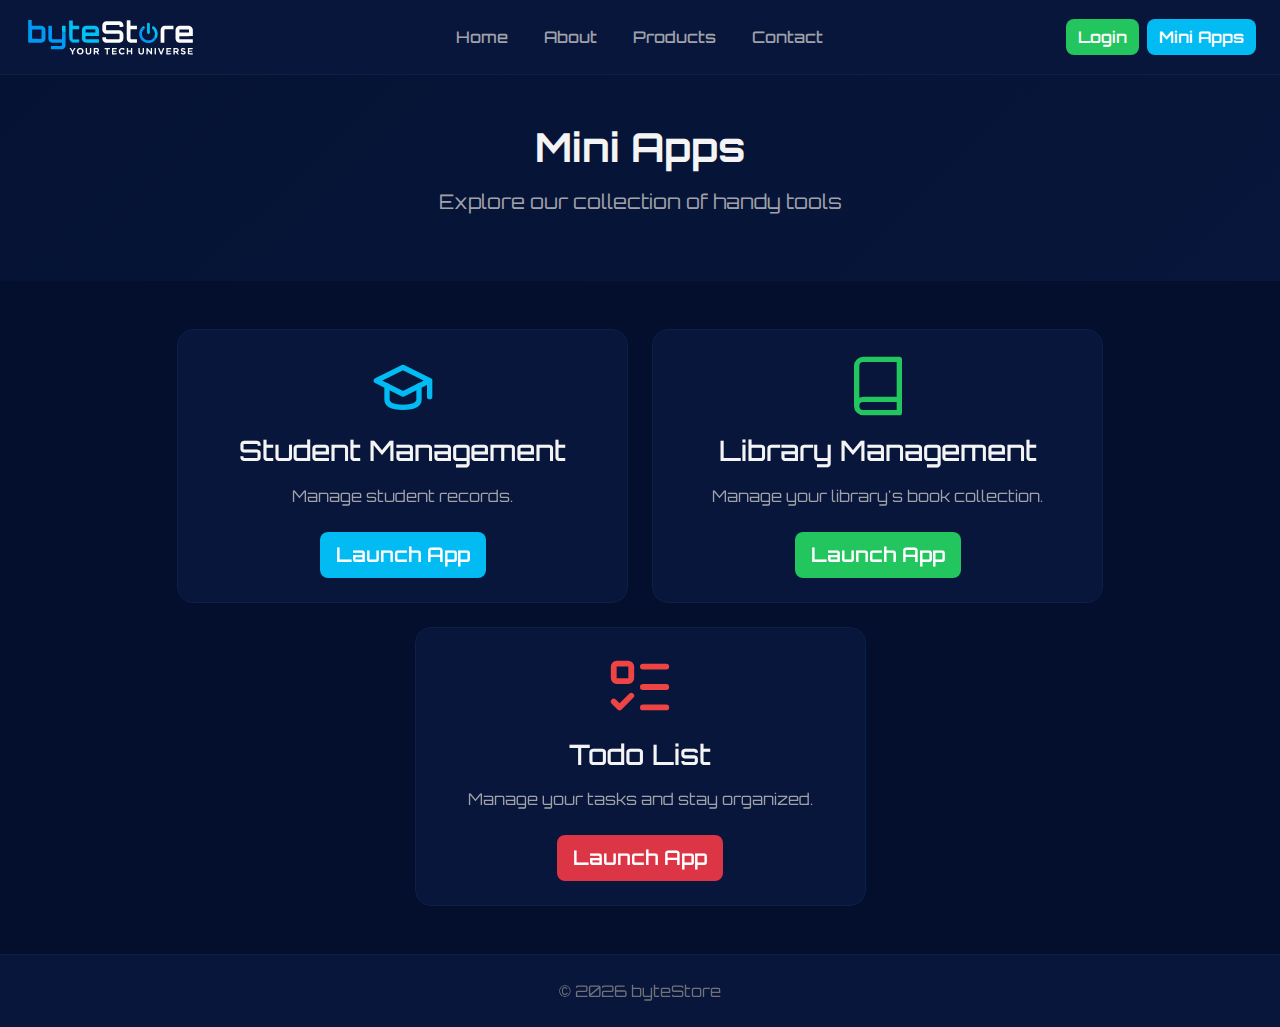
<file: miniApps.html>
<!DOCTYPE html>
<html lang="en" data-bs-theme="dark">
  <head>
    <meta charset="UTF-8" />
    <meta name="viewport" content="width=device-width, initial-scale=1.0" />

    <link
      href="https://cdn.jsdelivr.net/npm/bootstrap@5.3.3/dist/css/bootstrap.min.css"
      rel="stylesheet"
    />

    <link
      href="https://fonts.googleapis.com/css2?family=Orbitron:wght@400;500;700;900&family=Rajdhani:wght@300;400;500;600;700&display=swap"
      rel="stylesheet"
    />
    <title>Mini Apps — ByteShop</title>
    <link rel="stylesheet" href="styles.css" />
  </head>
  <body>
    <nav class="navbar navbar-expand-lg sticky-top">
      <div class="container-fluid px-4">
        <a class="navbar-brand" href="index.html">
          <img src="bytestorelogo.svg" alt="byteStore Logo" />
        </a>

        <button
          class="navbar-toggler"
          type="button"
          data-bs-toggle="collapse"
          data-bs-target="#mainNav"
          aria-controls="mainNav"
          aria-expanded="false"
          aria-label="Toggle navigation"
        >
          <span class="navbar-toggler-icon"></span>
        </button>

        <div class="collapse navbar-collapse" id="mainNav">
          <ul class="navbar-nav mx-auto gap-1">
            <li class="nav-item">
              <a class="nav-link" href="index.html">Home</a>
            </li>
            <li class="nav-item">
              <a class="nav-link" href="about.html">About</a>
            </li>
            <li class="nav-item">
              <a class="nav-link" href="products.html">Products</a>
            </li>
            <li class="nav-item">
              <a class="nav-link" href="contact.html">Contact</a>
            </li>
          </ul>
          <div class="d-grid gap-2 d-lg-flex">
            <a class="btn btn-green" onclick="login()" type="button"> Login </a>
            <a href="miniApps.html" class="btn btn-accent" type="button">
              Mini Apps
            </a>
          </div>
        </div>
      </div>
    </nav>

    <main>
      <section class="text-center py-5 page-header-gradient">
        <div class="container">
          <h1 class="fw-bold mb-3">Mini Apps</h1>
          <p class="lead text-body-secondary">
            Explore our collection of handy tools
          </p>
        </div>
      </section>

      <section class="py-5">
        <div class="container">
          <div class="row g-4 justify-content-center">
            <div class="col-md-6 col-lg-5">
              <div class="surface-card p-4 rounded-4 h-100 text-center">
                <svg
                  xmlns="http://www.w3.org/2000/svg"
                  width="64"
                  height="64"
                  viewBox="0 0 24 24"
                  fill="none"
                  stroke="var(--accent)"
                  stroke-width="2"
                  stroke-linecap="round"
                  stroke-linejoin="round"
                  class="mb-3"
                >
                  <path d="M22 10v6M2 10l10-5 10 5-10 5z" />
                  <path d="M6 12v5c0 2 2 3 6 3s6-1 6-3v-5" />
                </svg>
                <h3 class="mb-3">Student Management</h3>
                <p class="text-body-secondary mb-4">Manage student records.</p>
                <button
                  class="btn btn-accent btn-lg"
                  onclick="studentManagement()"
                >
                  Launch App
                </button>
              </div>
            </div>

            <div class="col-md-6 col-lg-5">
              <div class="surface-card p-4 rounded-4 h-100 text-center">
                <svg
                  xmlns="http://www.w3.org/2000/svg"
                  width="64"
                  height="64"
                  viewBox="0 0 24 24"
                  fill="none"
                  stroke="#22c55e"
                  stroke-width="2"
                  stroke-linecap="round"
                  stroke-linejoin="round"
                  class="mb-3"
                >
                  <path
                    d="M4 19.5v-15A2.5 2.5 0 0 1 6.5 2H20v20H6.5a2.5 2.5 0 0 1 0-5H20"
                  />
                </svg>
                <h3 class="mb-3">Library Management</h3>
                <p class="text-body-secondary mb-4">
                  Manage your library's book collection.
                </p>
                <a href="libManagementSystem.html" class="btn btn-green btn-lg">
                  Launch App
                </a>
              </div>
            </div>
            <div class="col-md-6 col-lg-5">
              <div class="surface-card p-4 rounded-4 h-100 text-center">
                <svg
                  xmlns="http://www.w3.org/2000/svg"
                  width="70"
                  height="70"
                  viewBox="0 0 24 24"
                  fill="none"
                  stroke="#ef4444"
                  stroke-width="2"
                  stroke-linecap="round"
                  stroke-linejoin="round"
                  class="mb-3 lucide lucide-list-todo"
                >
                  <path d="M13 5h8" />
                  <path d="M13 12h8" />
                  <path d="M13 19h8" />
                  <path d="m3 17 2 2 4-4" />
                  <rect x="3" y="4" width="6" height="6" rx="1" />
                </svg>

                <h3 class="mb-3">Todo List</h3>
                <p class="text-body-secondary mb-4">
                  Manage your tasks and stay organized.
                </p>
                <a href="todoList.html" class="btn btn-red btn-lg">
                  Launch App
                </a>
              </div>
            </div>
          </div>
        </div>
      </section>
    </main>

    <footer class="text-center py-4">
      <span>&copy; 2026 byteStore</span>
    </footer>

    <script src="https://cdn.jsdelivr.net/npm/bootstrap@5.3.3/dist/js/bootstrap.bundle.min.js"></script>
    <script src="script.js"></script>
  </body>
</html>
</file>
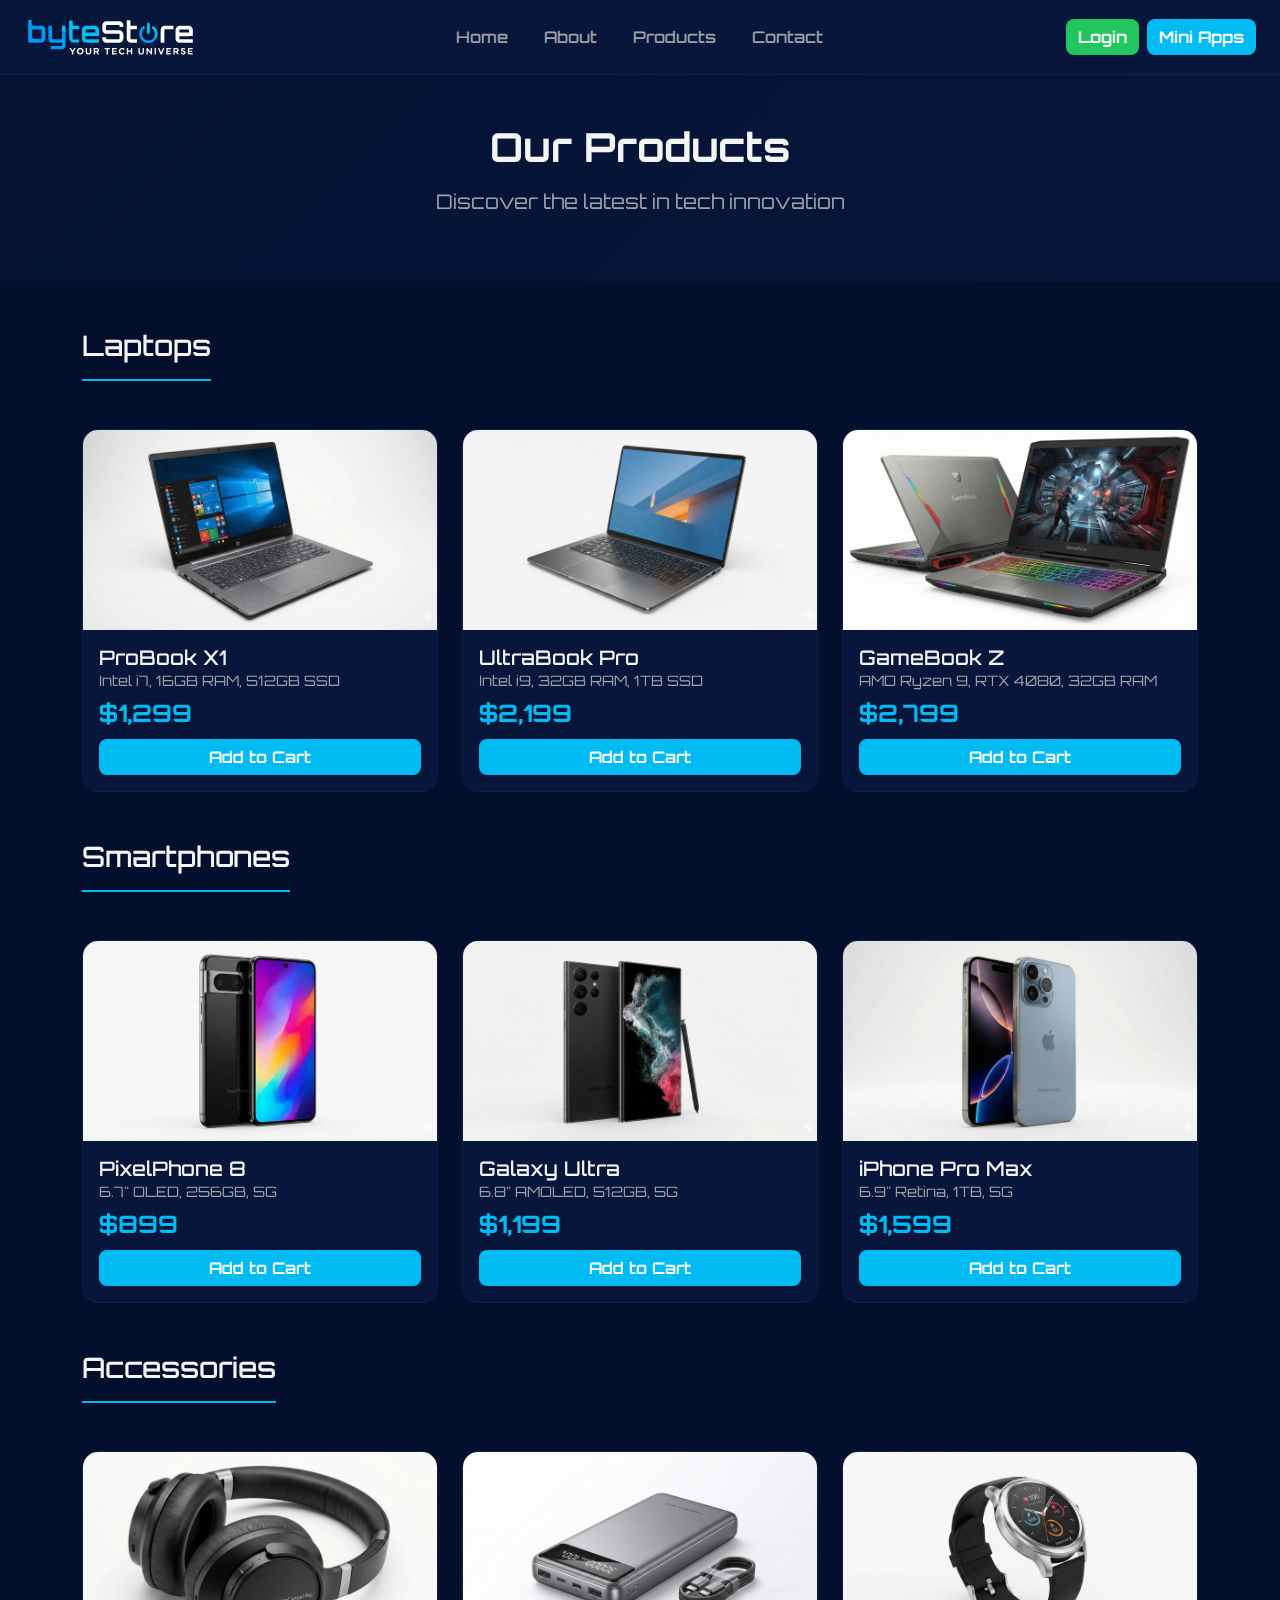
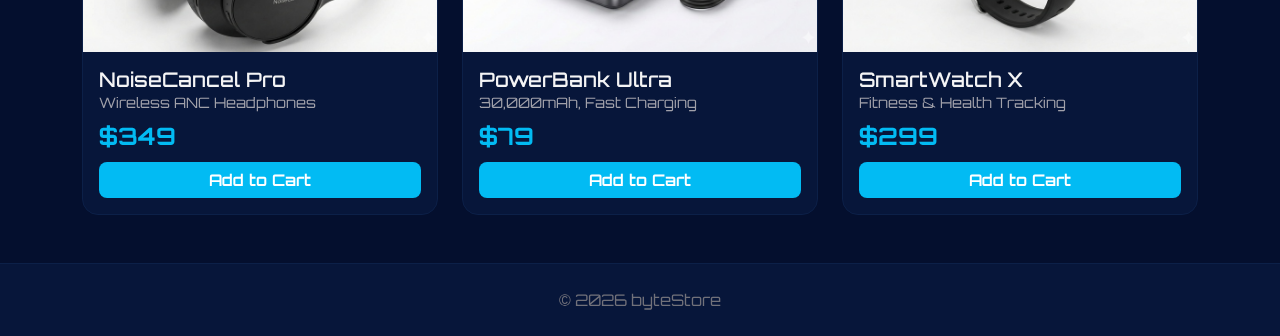
<file: products.html>
<!DOCTYPE html>
<html lang="en" data-bs-theme="dark">
  <head>
    <meta charset="UTF-8" />
    <meta name="viewport" content="width=device-width, initial-scale=1.0" />

    <link
      href="https://cdn.jsdelivr.net/npm/bootstrap@5.3.3/dist/css/bootstrap.min.css"
      rel="stylesheet"
    />

    <link
      href="https://fonts.googleapis.com/css2?family=Orbitron:wght@400;500;700;900&family=Rajdhani:wght@300;400;500;600;700&display=swap"
      rel="stylesheet"
    />
    <title>Products — ByteShop</title>
    <link rel="stylesheet" href="styles.css" />
  </head>
  <body>
    <nav class="navbar navbar-expand-lg sticky-top">
      <div class="container-fluid px-4">
        <a class="navbar-brand" href="index.html">
          <img src="bytestorelogo.svg" alt="byteStore Logo" />
        </a>

        <button
          class="navbar-toggler"
          type="button"
          data-bs-toggle="collapse"
          data-bs-target="#mainNav"
          aria-controls="mainNav"
          aria-expanded="false"
          aria-label="Toggle navigation"
        >
          <span class="navbar-toggler-icon"></span>
        </button>

        <div class="collapse navbar-collapse" id="mainNav">
          <ul class="navbar-nav mx-auto gap-1">
            <li class="nav-item">
              <a class="nav-link" href="index.html">Home</a>
            </li>
            <li class="nav-item">
              <a class="nav-link" href="about.html">About</a>
            </li>
            <li class="nav-item">
              <a class="nav-link" href="products.html">Products</a>
            </li>
            <li class="nav-item">
              <a class="nav-link" href="contact.html">Contact</a>
            </li>
          </ul>
          <div class="d-grid gap-2 d-lg-flex">
            <a class="btn btn-green" onclick="login()" type="button">Login</a>
            <a href="miniApps.html" class="btn btn-accent" type="button">
              Mini Apps
            </a>
          </div>
        </div>
      </div>
    </nav>

    <main>
      <section class="text-center py-5 page-header-gradient">
        <div class="container">
          <h1 class="fw-bold mb-3">Our Products</h1>
          <p class="lead text-body-secondary">
            Discover the latest in tech innovation
          </p>
        </div>
      </section>

      <section class="py-5">
        <div class="container">
          <h2 class="section-title mb-5">Laptops</h2>
          <div class="row g-4">
            <div class="col-md-4">
              <div class="product-card h-100 d-flex flex-column">
                <img
                  src="images/products/laptops/probook-x1.jpg"
                  class="w-100"
                  alt="ProBook X1"
                />
                <div class="card-body p-3 d-flex flex-column flex-grow-1">
                  <h5 class="card-title fs-5">ProBook X1</h5>
                  <p class="product-specs mb-1">
                    Intel i7, 16GB RAM, 512GB SSD
                  </p>
                  <p class="product-price mt-auto mb-2">$1,299</p>
                  <button class="btn btn-accent w-100">Add to Cart</button>
                </div>
              </div>
            </div>
            <div class="col-md-4">
              <div class="product-card h-100 d-flex flex-column">
                <img
                  src="images/products/laptops/ultrabook-pro.jpg"
                  class="w-100"
                  alt="UltraBook Pro"
                />
                <div class="card-body p-3 d-flex flex-column flex-grow-1">
                  <h5 class="card-title fs-5">UltraBook Pro</h5>
                  <p class="product-specs mb-1">Intel i9, 32GB RAM, 1TB SSD</p>
                  <p class="product-price mt-auto mb-2">$2,199</p>
                  <button class="btn btn-accent w-100">Add to Cart</button>
                </div>
              </div>
            </div>
            <div class="col-md-4">
              <div class="product-card h-100 d-flex flex-column">
                <img
                  src="images/products/laptops/gamebook-z.jpg"
                  class="w-100"
                  alt="GameBook Z"
                />
                <div class="card-body p-3 d-flex flex-column flex-grow-1">
                  <h5 class="card-title fs-5">GameBook Z</h5>
                  <p class="product-specs mb-1">
                    AMD Ryzen 9, RTX 4080, 32GB RAM
                  </p>
                  <p class="product-price mt-auto mb-2">$2,799</p>
                  <button class="btn btn-accent w-100">Add to Cart</button>
                </div>
              </div>
            </div>
          </div>

          <h2 class="section-title mb-5 mt-5">Smartphones</h2>
          <div class="row g-4">
            <div class="col-md-4">
              <div class="product-card h-100 d-flex flex-column">
                <img
                  src="images/products/smartphones/pixelphone-8.jpg"
                  class="w-100"
                  alt="PixelPhone 8"
                />
                <div class="card-body p-3 d-flex flex-column flex-grow-1">
                  <h5 class="card-title fs-5">PixelPhone 8</h5>
                  <p class="product-specs mb-1">6.7" OLED, 256GB, 5G</p>
                  <p class="product-price mt-auto mb-2">$899</p>
                  <button class="btn btn-accent w-100">Add to Cart</button>
                </div>
              </div>
            </div>
            <div class="col-md-4">
              <div class="product-card h-100 d-flex flex-column">
                <img
                  src="images/products/smartphones/galaxy-ultra.jpg"
                  class="w-100"
                  alt="Galaxy Ultra"
                />
                <div class="card-body p-3 d-flex flex-column flex-grow-1">
                  <h5 class="card-title fs-5">Galaxy Ultra</h5>
                  <p class="product-specs mb-1">6.8" AMOLED, 512GB, 5G</p>
                  <p class="product-price mt-auto mb-2">$1,199</p>
                  <button class="btn btn-accent w-100">Add to Cart</button>
                </div>
              </div>
            </div>
            <div class="col-md-4">
              <div class="product-card h-100 d-flex flex-column">
                <img
                  src="images/products/smartphones/iphone-pro-max.jpg"
                  class="w-100"
                  alt="iPhone Pro Max"
                />
                <div class="card-body p-3 d-flex flex-column flex-grow-1">
                  <h5 class="card-title fs-5">iPhone Pro Max</h5>
                  <p class="product-specs mb-1">6.9" Retina, 1TB, 5G</p>
                  <p class="product-price mt-auto mb-2">$1,599</p>
                  <button class="btn btn-accent w-100">Add to Cart</button>
                </div>
              </div>
            </div>
          </div>

          <h2 class="section-title mb-5 mt-5">Accessories</h2>
          <div class="row g-4">
            <div class="col-md-4">
              <div class="product-card h-100 d-flex flex-column">
                <img
                  src="images/products/accessories/noisecancel-pro.jpg"
                  class="w-100"
                  alt="NoiseCancel Pro"
                />
                <div class="card-body p-3 d-flex flex-column flex-grow-1">
                  <h5 class="card-title fs-5">NoiseCancel Pro</h5>
                  <p class="product-specs mb-1">Wireless ANC Headphones</p>
                  <p class="product-price mt-auto mb-2">$349</p>
                  <button class="btn btn-accent w-100">Add to Cart</button>
                </div>
              </div>
            </div>
            <div class="col-md-4">
              <div class="product-card h-100 d-flex flex-column">
                <img
                  src="images/products/accessories/powerbank-ultra.jpg"
                  class="w-100"
                  alt="PowerBank Ultra"
                />
                <div class="card-body p-3 d-flex flex-column flex-grow-1">
                  <h5 class="card-title fs-5">PowerBank Ultra</h5>
                  <p class="product-specs mb-1">30,000mAh, Fast Charging</p>
                  <p class="product-price mt-auto mb-2">$79</p>
                  <button class="btn btn-accent w-100">Add to Cart</button>
                </div>
              </div>
            </div>
            <div class="col-md-4">
              <div class="product-card h-100 d-flex flex-column">
                <img
                  src="images/products/accessories/smartwatch-x.jpg"
                  class="w-100"
                  alt="SmartWatch X"
                />
                <div class="card-body p-3 d-flex flex-column flex-grow-1">
                  <h5 class="card-title fs-5">SmartWatch X</h5>
                  <p class="product-specs mb-1">Fitness & Health Tracking</p>
                  <p class="product-price mt-auto mb-2">$299</p>
                  <button class="btn btn-accent w-100">Add to Cart</button>
                </div>
              </div>
            </div>
          </div>
        </div>
      </section>
    </main>

    <footer class="text-center py-4">
      <span>&copy; 2026 byteStore</span>
    </footer>

    <script src="https://cdn.jsdelivr.net/npm/bootstrap@5.3.3/dist/js/bootstrap.bundle.min.js"></script>
    <script src="script.js"></script>
  </body>
</html>
</file>
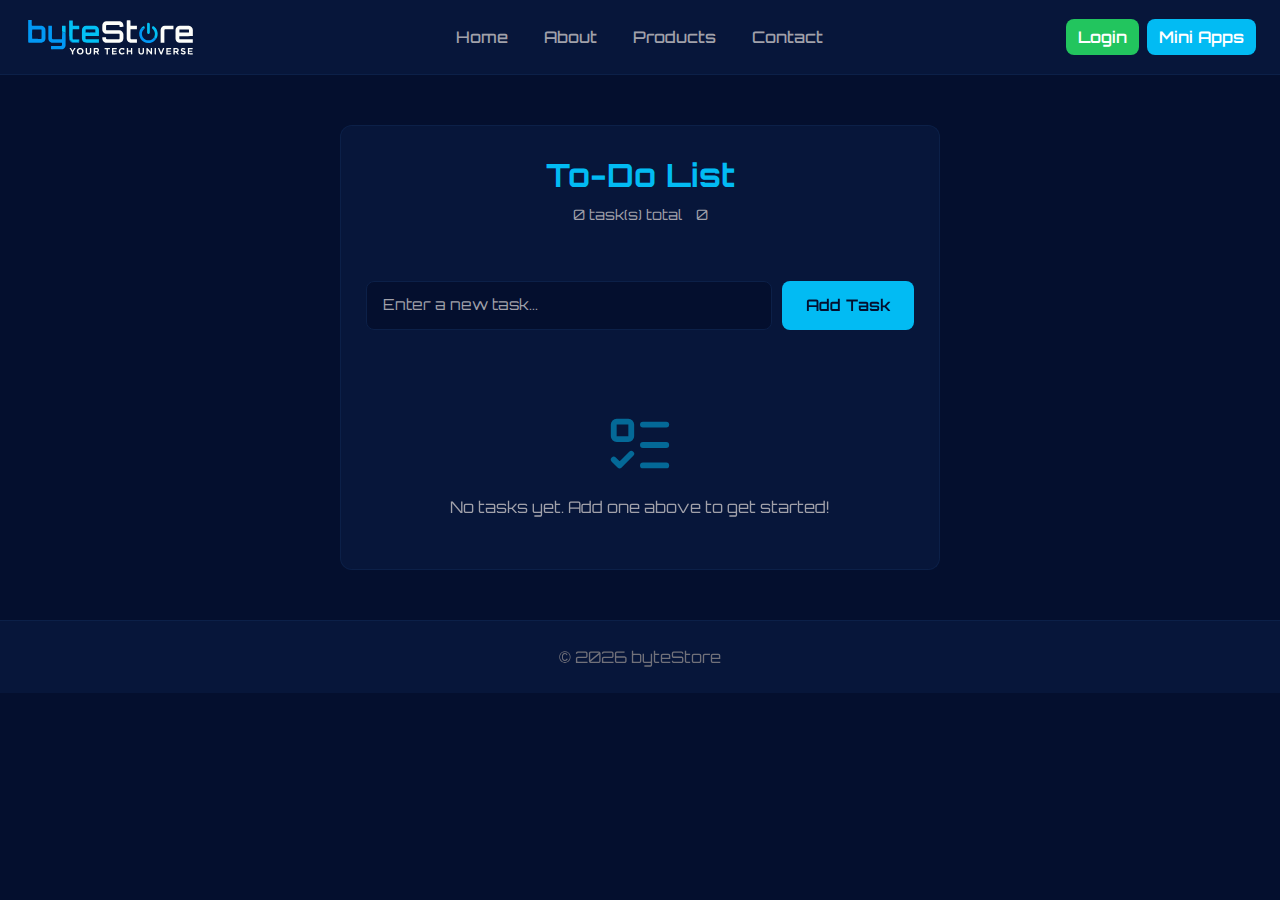
<file: todoList.html>
<!doctype html>
<html lang="en">
  <head>
    <meta charset="UTF-8" />
    <meta name="viewport" content="width=device-width, initial-scale=1.0" />
    <title>To-Do List</title>
    <link
      href="https://cdn.jsdelivr.net/npm/bootstrap@5.3.3/dist/css/bootstrap.min.css"
      rel="stylesheet"
      integrity="sha384-QWTKZyjpPEjISv5WaRU9OFeRpok6YctnYmDr5pNlyT2bRjXh0JMhjY6hW+ALEwIH"
      crossorigin="anonymous"
    />
    <link rel="preconnect" href="https://fonts.googleapis.com" />
    <link rel="preconnect" href="https://fonts.gstatic.com" crossorigin />
    <link
      href="https://fonts.googleapis.com/css2?family=Orbitron:wght@400..900&display=swap"
      rel="stylesheet"
    />
    <link rel="stylesheet" href="./styles.css" />
    <style>
      .todo-container {
        max-width: 600px;
        margin: 50px auto;
      }

      .todo-header {
        background: var(--nav-bg);
        border-radius: 12px 12px 0 0;
        padding: 30px;
        text-align: center;
        border: 1px solid var(--border-clr);
        border-bottom: none;
      }

      .todo-header h1 {
        color: var(--accent);
        margin: 0;
        font-size: 2rem;
        font-weight: 700;
      }

      .task-counter {
        margin-top: 10px;
        color: var(--text-muted);
        font-size: 0.9rem;
      }

      .todo-input-section {
        background: var(--card-bg);
        padding: 25px;
        border-left: 1px solid var(--border-clr);
        border-right: 1px solid var(--border-clr);
      }

      .todo-input-wrapper {
        display: flex;
        gap: 10px;
      }

      .todo-input {
        flex: 1;
        background: var(--bs-body-bg);
        border: 1px solid var(--border-clr);
        color: var(--text-light);
        padding: 12px 16px;
        border-radius: 8px;
        font-size: 0.95rem;
        transition: all 0.3s ease;
      }

      .todo-input:focus {
        outline: none;
        border-color: var(--accent);
        box-shadow: 0 0 0 3px rgba(2, 187, 243, 0.1);
      }

      .todo-input::placeholder {
        color: var(--text-muted);
      }

      .btn-add {
        background: var(--accent);
        color: var(--bs-body-bg);
        border: none;
        padding: 12px 24px;
        border-radius: 8px;
        font-weight: 600;
        cursor: pointer;
        transition: all 0.3s ease;
        white-space: nowrap;
      }

      .btn-add:hover {
        background: var(--accent-hover);
        transform: translateY(-2px);
        box-shadow: 0 4px 12px rgba(2, 187, 243, 0.3);
      }

      .btn-add:active {
        transform: translateY(0);
      }

      .todo-list {
        background: var(--card-bg);
        padding: 0;
        border-left: 1px solid var(--border-clr);
        border-right: 1px solid var(--border-clr);
        border-bottom: 1px solid var(--border-clr);
        border-radius: 0 0 12px 12px;
        min-height: 100px;
      }

      .todo-item {
        display: flex;
        align-items: center;
        padding: 16px 25px;
        border-bottom: 1px solid var(--border-clr);
        transition: all 0.3s ease;
        animation: slideIn 0.3s ease;
      }

      @keyframes slideIn {
        from {
          opacity: 0;
          transform: translateX(-20px);
        }
        to {
          opacity: 1;
          transform: translateX(0);
        }
      }

      .todo-item:last-child {
        border-bottom: none;
      }

      .todo-item:hover {
        background: rgba(2, 187, 243, 0.05);
      }

      .todo-checkbox {
        width: 20px;
        height: 20px;
        cursor: pointer;
        accent-color: var(--accent);
        margin-right: 15px;
        flex-shrink: 0;
      }

      .todo-text {
        flex: 1;
        color: var(--text-light);
        font-size: 1rem;
        transition: all 0.3s ease;
      }

      .todo-item.completed .todo-text {
        color: var(--text-muted);
        text-decoration: line-through;
        opacity: 0.6;
      }

      .btn-delete {
        background: transparent;
        color: #ef4444;
        border: 1px solid #ef4444;
        padding: 6px 12px;
        border-radius: 6px;
        font-size: 0.85rem;
        cursor: pointer;
        transition: all 0.3s ease;
        opacity: 0;
        flex-shrink: 0;
      }

      .todo-item:hover .btn-delete {
        opacity: 1;
      }

      .btn-delete:hover {
        background: #ef4444;
        color: white;
        transform: scale(1.05);
      }

      .empty-state {
        text-align: center;
        padding: 50px 25px;
        color: var(--text-muted);
      }

      .empty-state-icon {
        font-size: 3rem;
        margin-bottom: 15px;
        opacity: 0.5;
      }

      .empty-state-text {
        font-size: 1rem;
      }
    </style>
  </head>
  <body>
    <nav class="navbar navbar-expand-lg sticky-top">
      <div class="container-fluid px-4">
        <a class="navbar-brand" href="index.html">
          <img src="bytestorelogo.svg" alt="byteStore Logo" />
        </a>

        <button
          class="navbar-toggler"
          type="button"
          data-bs-toggle="collapse"
          data-bs-target="#mainNav"
          aria-controls="mainNav"
          aria-expanded="false"
          aria-label="Toggle navigation"
        >
          <span class="navbar-toggler-icon"></span>
        </button>

        <div class="collapse navbar-collapse" id="mainNav">
          <ul class="navbar-nav mx-auto gap-1">
            <li class="nav-item">
              <a class="nav-link" href="index.html">Home</a>
            </li>
            <li class="nav-item">
              <a class="nav-link" href="about.html">About</a>
            </li>
            <li class="nav-item">
              <a class="nav-link" href="products.html">Products</a>
            </li>
            <li class="nav-item">
              <a class="nav-link" href="contact.html">Contact</a>
            </li>
          </ul>
          <div class="d-grid gap-2 d-lg-flex">
            <a class="btn btn-green" onclick="login()" type="button"> Login </a>
            <a href="miniApps.html" class="btn btn-accent" type="button">
              Mini Apps
            </a>
          </div>
        </div>
      </div>
    </nav>
    <div class="todo-container">
      <div class="todo-header">
        <h1>To-Do List</h1>
        <div class="task-counter">
          <span id="taskCount">0</span> task(s) total
          <span id="completedCount" style="margin-left: 10px">0 completed</span>
        </div>
      </div>

      <div class="todo-input-section">
        <div class="todo-input-wrapper">
          <input
            type="text"
            id="todoInput"
            class="todo-input"
            placeholder="Enter a new task..."
            autocomplete="off"
          />
          <button id="addBtn" class="btn-add">Add Task</button>
        </div>
      </div>

      <div class="todo-list" id="todoList">
        <div class="empty-state" id="emptyState">
          <div class="empty-state-icon">
            <svg
              xmlns="http://www.w3.org/2000/svg"
              width="70"
              height="70"
              viewBox="0 0 24 24"
              fill="none"
              stroke="#ef4444"
              stroke-width="2"
              stroke-linecap="round"
              stroke-linejoin="round"
            >
              <path d="M13 5h8" />
              <path d="M13 12h8" />
              <path d="M13 19h8" />
              <path d="m3 17 2 2 4-4" />
              <rect x="3" y="4" width="6" height="6" rx="1" />
            </svg>
          </div>
          <div class="empty-state-text">
            No tasks yet. Add one above to get started!
          </div>
        </div>
      </div>
    </div>
    <footer class="text-center py-4">
      <span>&copy; 2026 byteStore</span>
    </footer>

    <script src="./todoList.js"></script>
  </body>
</html>
</file>
<file: styles.css>
/* Mapping our variables to bootstrap's variables */
:root {
  --bs-body-bg: #040f2e;
  --bs-body-color: #e4e4e7;
  --bs-body-font-family: "Orbitron", Tahoma, Geneva, Verdana, sans-serif;
  --nav-bg: #07163a;
  --card-bg: #07163a;
  --border-clr: #0c2048;
  --accent: #02bbf3;
  --accent-hover: #02a0d2;
  --text-light: #f4f4f5;
  --text-muted: #a1a1aa;
  --text-footer: #71717a;

  --bs-secondary-color: var(--text-muted);
  --bs-heading-color: var(--text-light);
  --bs-border-color: var(--border-clr);
  --bs-link-color: var(--accent);
  --bs-link-hover-color: var(--accent-hover);
}
/* This is for a new api in chrome, it allows for transitions between pages */
@view-transition {
  navigation: auto;
}

::view-transition {
  background: var(--bs-body-bg);
}

:root {
  view-transition-name: none;
}

body {
  view-transition-name: page;
  min-height: 100vh;
}

::view-transition-group(page) {
  animation-duration: 0.7s;
}

@keyframes shrink {
  to {
    scale: 0.8;
    opacity: 0.5;
  }
}

@keyframes grow {
  from {
    scale: 0.8;
    opacity: 0.5;
  }
}

@keyframes slide-in {
  from {
    translate: 100vw 0;
  }
}

@keyframes slide-out {
  to {
    translate: 100vw 0;
  }
}

@keyframes scale-up {
  from {
    scale: 0;
  }
}

@keyframes scale-down {
  to {
    scale: 0;
  }
}

@keyframes fade-in {
  from {
    opacity: 0;
  }
}

@keyframes fade-out {
  to {
    opacity: 0;
  }
}

::view-transition-old(page) {
  animation: 500ms ease-out both slide-out;
}

::view-transition-new(page) {
  animation: 500ms ease-out both slide-in;
}

html:active-view-transition-type(reload)::view-transition-old(page) {
  display: none;
}

html:active-view-transition-type(reload)::view-transition-new(page) {
  animation-name: fade-in, scale-up;
  animation-duration: 700ms;
}

html:active-view-transition-type(push)::view-transition-old(page) {
  animation-name: shrink;
  animation-duration: 700ms;
  transform-origin: 100% 50%;
}

html:active-view-transition-type(push)::view-transition-new(page) {
  animation-name: slide-in;
  animation-duration: 700ms;
}

html:active-view-transition-type(pop)::view-transition-old(page) {
  animation-name: slide-out;
  animation-duration: 700ms;
  z-index: 1;
}

html:active-view-transition-type(pop)::view-transition-new(page) {
  animation-name: grow;
  animation-duration: 700ms;
  transform-origin: 100% 50%;
}

body {
  background-color: var(--bs-body-bg);
  font-family: var(--bs-body-font-family);
}

.page-header-gradient {
  background: linear-gradient(135deg, #051234 0%, #07163a 100%);
}

.bg-nav {
  background-color: var(--nav-bg) !important;
}

.surface-card {
  background-color: var(--card-bg);
  border: 1px solid var(--border-clr);
}

.text-accent {
  color: var(--accent) !important;
}

.navbar {
  background-color: var(--nav-bg) !important; /* why? I don't know */
  border-bottom: 1px solid var(--border-clr);
  font-family: var(--bs-body-font-family);

  --bs-navbar-toggler-border-color: var(--border-clr);
  --bs-navbar-toggler-icon-bg: url("data:image/svg+xml,%3csvg xmlns='http://www.w3.org/2000/svg' viewBox='0 0 30 30'%3e%3cpath stroke='rgba(244, 244, 245, 0.9)' stroke-linecap='round' stroke-miterlimit='10' stroke-width='2' d='M4 7h22M4 15h22M4 23h22'/%3e%3c/svg%3e");
}

.navbar .navbar-toggler {
  border-color: var(--border-clr);
}
.navbar-brand img {
  height: 3rem;
}
.navbar .nav-link {
  color: var(--text-muted);
  font-weight: 500;
  border-radius: 8px;
  transition: background-color 0.2s, color 0.2s;
  padding: 0.5rem 1rem !important;
}
.navbar .nav-link:hover,
.navbar .nav-link:focus {
  background-color: var(--accent);
  color: #fff;
}
.btn-accent {
  background-color: var(--accent);
  color: #fff;
  font-weight: 600;
  border: none;
  border-radius: 8px;
  transition: background-color 0.2s;
}
.btn-accent:hover,
.btn-accent:focus {
  background-color: var(--accent-hover);
  color: #fff;
}

.btn-green {
  background-color: #22c55e;
  color: #fff;
  font-weight: 600;
  border: none;
  border-radius: 8px;
  transition: background-color 0.2s;
}

.btn-green:hover,
.btn-green:focus {
  background-color: #16a34a;
  color: #fff;
}

.btn-red {
  background-color: #dc3545;
  color: #fff;
  font-weight: 600;
  border: none;
  border-radius: 8px;
  transition: background-color 0.2s;
}

.btn-red:hover,
.btn-red:focus {
  background-color: #c82333;
  color: #fff;
}

.hero-section {
  position: relative;
  overflow: hidden;
  background-color: #051234;
}
.hero-section img {
  width: 100%;
  height: 70vh;
  object-fit: cover;
  filter: brightness(0.5);
  transition: filter 0.1s ease, transform 0.1s ease;
  will-change: transform, filter;
}
.hero-overlay {
  position: absolute;
  inset: 0;
  display: flex;
  flex-direction: column;
  align-items: center;
  justify-content: center;
  text-align: center;
  padding: 1rem;
}
.hero-overlay h1 {
  font-size: 3.5rem;
  color: var(--text-light);
  text-shadow: 0 5px 40px var(--accent);
  transition: text-shadow 0.2s ease;
}
.hero-overlay h1:hover {
  text-shadow: 0 5px 80px var(--accent);
}
.hero-overlay p {
  font-size: 1.5rem;
  color: var(--text-light);
  text-shadow: 0 4px 8px rgba(0, 0, 0, 0.5);
}

.category-card {
  background-color: var(--card-bg);
  border: 1px solid var(--border-clr);
  border-radius: 1rem;
  box-shadow: 0 4px 24px rgba(0, 0, 0, 0.3);
  transition: transform 0.25s, box-shadow 0.25s;
}
.category-card:hover {
  transform: translateY(-6px);
  box-shadow: 0 8px 32px rgba(2, 187, 243, 0.2);
}
.category-card .card-title {
  color: var(--text-light);
  font-weight: 700;
}
.category-card .card-text {
  color: var(--text-muted);
}

.product-card {
  background-color: var(--card-bg);
  border: 1px solid var(--border-clr);
  border-radius: 1rem;
  overflow: hidden;
  transition: transform 0.25s, box-shadow 0.25s;
}
.product-card:hover {
  transform: translateY(-6px);
  box-shadow: 0 8px 32px rgba(2, 187, 243, 0.2);
}
.product-card img {
  height: 200px;
  object-fit: cover;
}
.product-card .card-title {
  color: var(--text-light);
}
.product-specs {
  color: var(--text-muted);
  font-size: 0.9rem;
}
.product-price {
  color: var(--accent);
  font-size: 1.5rem;
  font-weight: 700;
}

.section-title {
  font-size: 1.75rem;
  color: var(--text-light);
  display: inline-block;
  padding-bottom: 1rem;
  border-bottom: 2px solid var(--accent);
}

footer {
  background-color: var(--nav-bg);
  border-top: 1px solid var(--border-clr);
  color: var(--text-footer);
}

.surface-card img.rounded-circle {
  max-width: 100%;
  height: auto;
  width: 150px;
  aspect-ratio: 1 / 1;
  object-fit: cover;
}

.form-control,
.form-select {
  background-color: var(--card-bg);
  border-color: var(--border-clr);
  color: var(--text-light);
}

.form-control::placeholder {
  color: var(--text-footer);
  opacity: 1;
}

.form-control:focus,
.form-select:focus {
  background-color: var(--card-bg);
  border-color: var(--accent);
  color: var(--text-light);
  box-shadow: 0 0 0 0.25rem rgba(2, 187, 243, 0.25);
}

@media (max-width: 767.98px) {
  .hero-overlay h1 {
    font-size: 2rem;
  }
  .hero-overlay p {
    font-size: 1.1rem;
  }
  .hero-section img {
    height: 55vh;
    min-height: 350px;
  }
}
</file>
<file: bootstrapstyles.css>
/* override/define color variables for consistent colors and fonts across the css and the bootstrap pages */
:root {
  --bs-body-bg: #040f2e;
  --bs-body-color: #e4e4e7;
  --bs-body-font-family: "Orbitron", Tahoma, Geneva, Verdana, sans-serif;
  --nav-bg: #07163a;
  --card-bg: #07163a;
  --border-clr: #0c2048;
  --accent: #02bbf3;
  --accent-hover: #02a0d2;
  --text-light: #f4f4f5;
  --text-muted: #a1a1aa;
  --text-footer: #71717a;
}

/* then we override each default bootstrap class with our custom variables */

body {
  background-color: var(--bs-body-bg);
}

.navbar {
  background-color: var(--nav-bg) !important; /* why? I don't know */
  border-bottom: 1px solid var(--border-clr);
  font-family: var(--bs-body-font-family);
}
.navbar-brand img {
  height: 3rem;
}
.navbar .nav-link {
  color: var(--text-muted);
  font-weight: 500;
  border-radius: 8px;
  transition: background-color 0.2s, color 0.2s;
  padding: 0.5rem 1rem !important;
}
.navbar .nav-link:hover,
.navbar .nav-link:focus {
  background-color: var(--accent);
  color: #fff;
}
.btn-accent {
  background-color: var(--accent);
  color: #fff;
  font-weight: 600;
  border: none;
  border-radius: 8px;
  transition: background-color 0.2s;
}
.btn-accent:hover,
.btn-accent:focus {
  background-color: var(--accent-hover);
  color: #fff;
}

.btn-green {
  background-color: #22c55e;
  color: #fff;
  font-weight: 600;
  border: none;
  border-radius: 8px;
  transition: background-color 0.2s;
}

.btn-green:hover,
.btn-green:focus {
  background-color: #16a34a;
  color: #fff;
}

.hero-section {
  position: relative;
  overflow: hidden;
  background-color: #051234;
}
.hero-section img {
  width: 100%;
  height: 70vh;
  object-fit: cover;
  filter: brightness(0.5);
  transition: filter 0.1s ease, transform 0.1s ease;
  will-change: transform, filter;
}
.hero-overlay {
  position: absolute;
  inset: 0;
  display: flex;
  flex-direction: column;
  align-items: center;
  justify-content: center;
  text-align: center;
  padding: 1rem;
}
.hero-overlay h1 {
  font-size: 3.5rem;
  color: var(--text-light);
  text-shadow: 0 5px 40px var(--accent);
  transition: text-shadow 0.2s ease;
}
.hero-overlay h1:hover {
  text-shadow: 0 5px 80px var(--accent);
}
.hero-overlay p {
  font-size: 1.5rem;
  color: var(--text-light);
  text-shadow: 0 4px 8px rgba(0, 0, 0, 0.5);
}

.category-card {
  background-color: var(--card-bg);
  border: 1px solid var(--border-clr);
  border-radius: 1rem;
  box-shadow: 0 4px 24px rgba(0, 0, 0, 0.3);
  transition: transform 0.25s, box-shadow 0.25s;
}
.category-card:hover {
  transform: translateY(-6px);
  box-shadow: 0 8px 32px rgba(2, 187, 243, 0.2);
}
.category-card .card-title {
  color: var(--text-light);
  font-weight: 700;
}
.category-card .card-text {
  color: var(--text-muted);
}

.product-card {
  background-color: var(--card-bg);
  border: 1px solid var(--border-clr);
  border-radius: 1rem;
  overflow: hidden;
  transition: transform 0.25s, box-shadow 0.25s;
}
.product-card:hover {
  transform: translateY(-6px);
  box-shadow: 0 8px 32px rgba(2, 187, 243, 0.2);
}
.product-card img {
  height: 200px;
  object-fit: cover;
}
.product-card .card-title {
  color: var(--text-light);
}
.product-specs {
  color: var(--text-muted);
  font-size: 0.9rem;
}
.product-price {
  color: var(--accent);
  font-size: 1.5rem;
  font-weight: 700;
}

.section-title {
  font-size: 1.75rem;
  color: var(--text-light);
  display: inline-block;
  padding-bottom: 1rem;
  border-bottom: 2px solid var(--accent);
}

footer {
  background-color: var(--nav-bg);
  border-top: 1px solid var(--border-clr);
  color: var(--text-footer);
}

@media (max-width: 767.98px) {
  .hero-overlay h1 {
    font-size: 2rem;
  }
  .hero-overlay p {
    font-size: 1.1rem;
  }
  .hero-section img {
    height: 55vh;
    min-height: 350px;
  }
}
</file>
